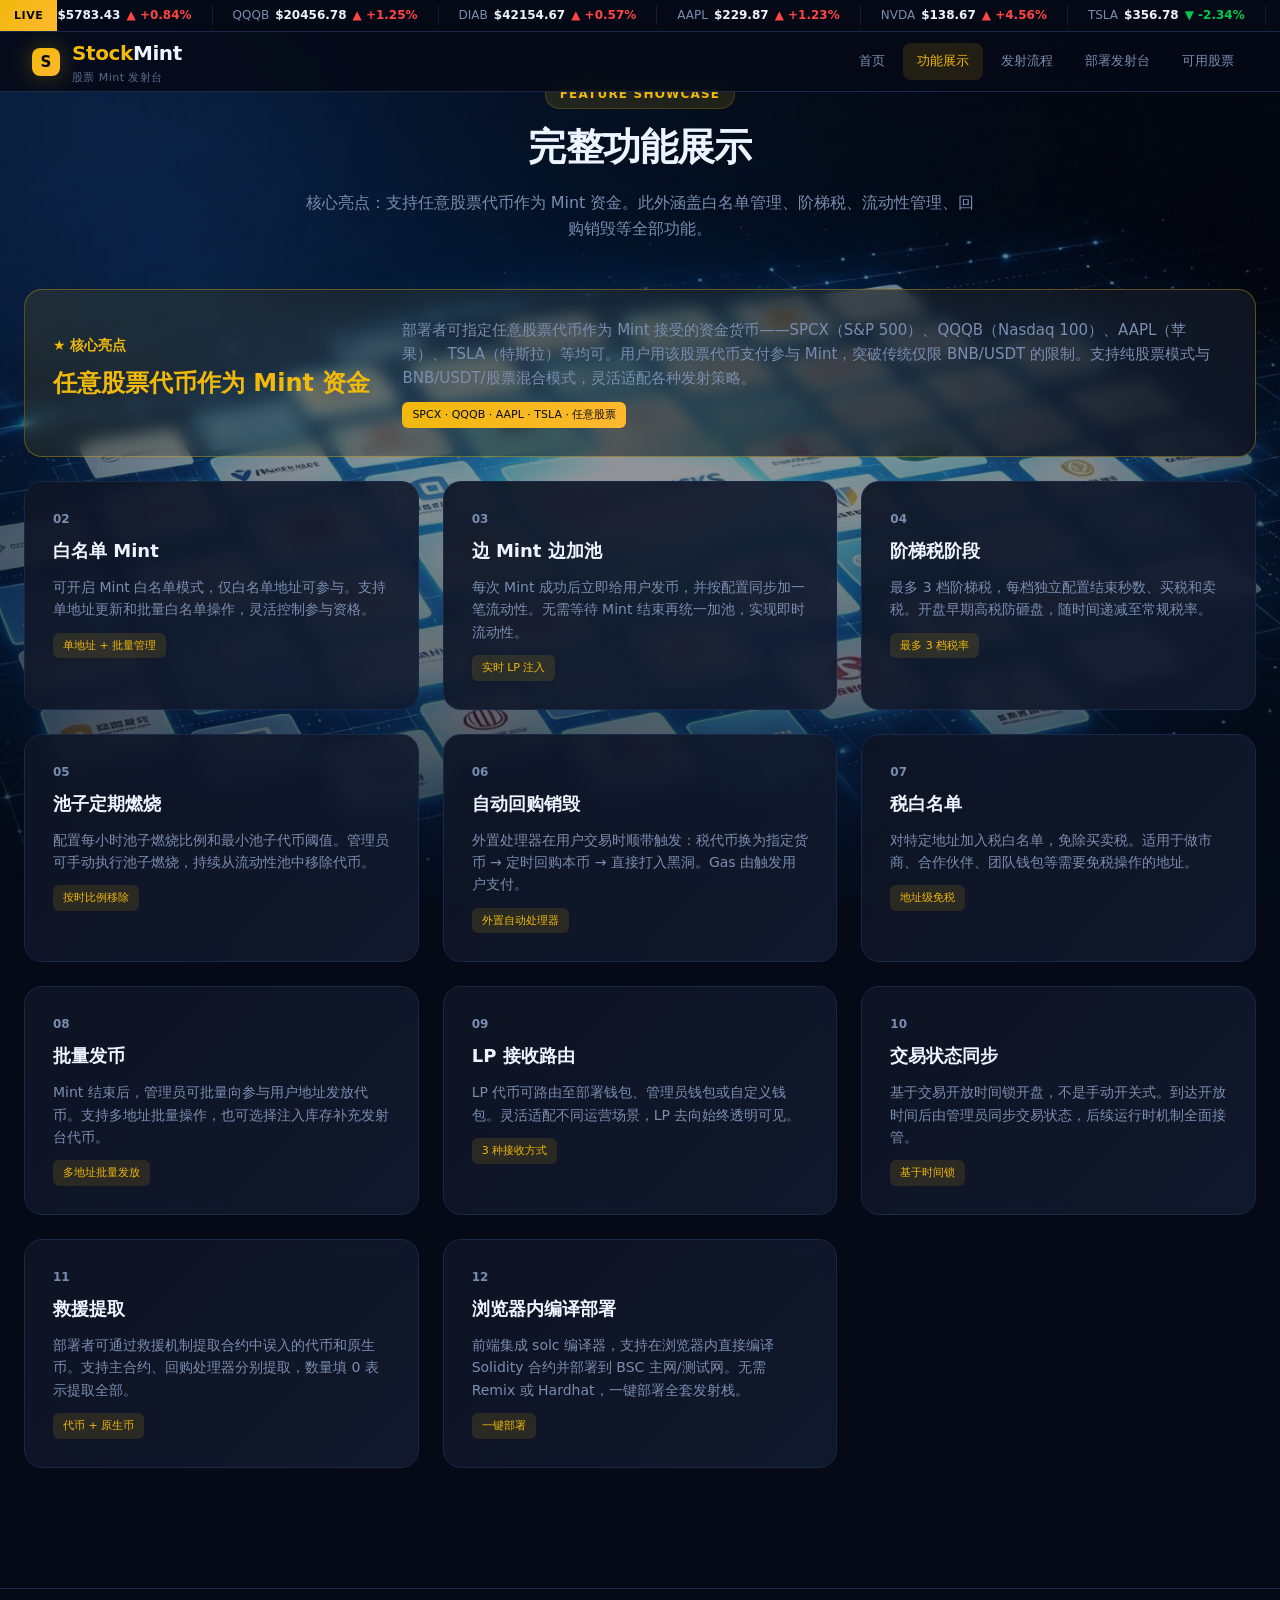
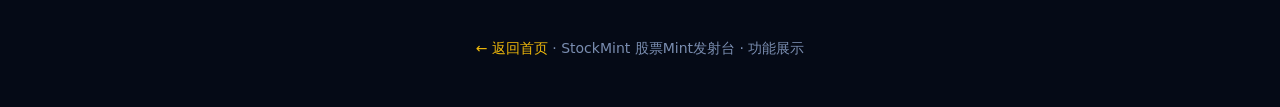
<file: features.html>
<!doctype html>
<html lang="zh-CN">
<head>
  <meta charset="utf-8" />
  <meta name="viewport" content="width=device-width, initial-scale=1" />
  <title>功能展示 · StockMint</title>
  <link rel="stylesheet" href="styles.css" />
</head>
<body>

<!-- Stock Ticker Tape -->
<div class="ticker-wrap">
  <div class="ticker-label">LIVE</div>
  <div class="ticker-track" id="tickerTrack"></div>
</div>

<nav class="topnav">
  <div class="nav-brand">
    <div class="nav-mark">S</div>
    <div><div class="nav-title"><span class="gold">Stock</span>Mint</div><div class="nav-sub">股票 Mint 发射台</div></div>
  </div>
  <button class="nav-toggle" onclick="document.querySelector('.nav-links').classList.toggle('open')">☰</button>
  <div class="nav-links">
    <a href="index.html">首页</a>
    <a href="features.html" class="active">功能展示</a>
    <a href="lifecycle.html">发射流程</a>
    <a href="deploy.html">部署发射台</a>
    <a href="stocks.html">可用股票</a>
  </div>
</nav>

<section class="section page-wrap">
  <div class="container">
    <div class="section-head">
      <div class="eyebrow">Feature Showcase</div>
      <h2 class="section-title">完整功能展示</h2>
      <p class="section-desc">核心亮点：支持任意股票代币作为 Mint 资金。此外涵盖白名单管理、阶梯税、流动性管理、回购销毁等全部功能。</p>
    </div>
    <div class="features-grid">

      <!-- Highlight feature -->
      <div class="feature-card highlight">
        <div style="flex-shrink:0;">
          <div class="feature-num">★ 核心亮点</div>
          <h3>任意股票代币作为 Mint 资金</h3>
        </div>
        <div style="flex:1;">
          <p>部署者可指定任意股票代币作为 Mint 接受的资金货币——SPCX（S&P 500）、QQQB（Nasdaq 100）、AAPL（苹果）、TSLA（特斯拉）等均可。用户用该股票代币支付参与 Mint，突破传统仅限 BNB/USDT 的限制。支持纯股票模式与 BNB/USDT/股票混合模式，灵活适配各种发射策略。</p>
          <span class="feature-tag">SPCX · QQQB · AAPL · TSLA · 任意股票</span>
        </div>
      </div>

      <div class="feature-card">
        <div class="feature-num">02</div>
        <h3>白名单 Mint</h3>
        <p>可开启 Mint 白名单模式，仅白名单地址可参与。支持单地址更新和批量白名单操作，灵活控制参与资格。</p>
        <span class="feature-tag">单地址 + 批量管理</span>
      </div>
      <div class="feature-card">
        <div class="feature-num">03</div>
        <h3>边 Mint 边加池</h3>
        <p>每次 Mint 成功后立即给用户发币，并按配置同步加一笔流动性。无需等待 Mint 结束再统一加池，实现即时流动性。</p>
        <span class="feature-tag">实时 LP 注入</span>
      </div>
      <div class="feature-card">
        <div class="feature-num">04</div>
        <h3>阶梯税阶段</h3>
        <p>最多 3 档阶梯税，每档独立配置结束秒数、买税和卖税。开盘早期高税防砸盘，随时间递减至常规税率。</p>
        <span class="feature-tag">最多 3 档税率</span>
      </div>
      <div class="feature-card">
        <div class="feature-num">05</div>
        <h3>池子定期燃烧</h3>
        <p>配置每小时池子燃烧比例和最小池子代币阈值。管理员可手动执行池子燃烧，持续从流动性池中移除代币。</p>
        <span class="feature-tag">按时比例移除</span>
      </div>
      <div class="feature-card">
        <div class="feature-num">06</div>
        <h3>自动回购销毁</h3>
        <p>外置处理器在用户交易时顺带触发：税代币换为指定货币 → 定时回购本币 → 直接打入黑洞。Gas 由触发用户支付。</p>
        <span class="feature-tag">外置自动处理器</span>
      </div>
      <div class="feature-card">
        <div class="feature-num">07</div>
        <h3>税白名单</h3>
        <p>对特定地址加入税白名单，免除买卖税。适用于做市商、合作伙伴、团队钱包等需要免税操作的地址。</p>
        <span class="feature-tag">地址级免税</span>
      </div>
      <div class="feature-card">
        <div class="feature-num">08</div>
        <h3>批量发币</h3>
        <p>Mint 结束后，管理员可批量向参与用户地址发放代币。支持多地址批量操作，也可选择注入库存补充发射台代币。</p>
        <span class="feature-tag">多地址批量发放</span>
      </div>
      <div class="feature-card">
        <div class="feature-num">09</div>
        <h3>LP 接收路由</h3>
        <p>LP 代币可路由至部署钱包、管理员钱包或自定义钱包。灵活适配不同运营场景，LP 去向始终透明可见。</p>
        <span class="feature-tag">3 种接收方式</span>
      </div>
      <div class="feature-card">
        <div class="feature-num">10</div>
        <h3>交易状态同步</h3>
        <p>基于交易开放时间锁开盘，不是手动开关式。到达开放时间后由管理员同步交易状态，后续运行时机制全面接管。</p>
        <span class="feature-tag">基于时间锁</span>
      </div>
      <div class="feature-card">
        <div class="feature-num">11</div>
        <h3>救援提取</h3>
        <p>部署者可通过救援机制提取合约中误入的代币和原生币。支持主合约、回购处理器分别提取，数量填 0 表示提取全部。</p>
        <span class="feature-tag">代币 + 原生币</span>
      </div>
      <div class="feature-card">
        <div class="feature-num">12</div>
        <h3>浏览器内编译部署</h3>
        <p>前端集成 solc 编译器，支持在浏览器内直接编译 Solidity 合约并部署到 BSC 主网/测试网。无需 Remix 或 Hardhat，一键部署全套发射栈。</p>
        <span class="feature-tag">一键部署</span>
      </div>
    </div>
  </div>
</section>

<footer class="footer">
  <div class="container">
    <p><a href="index.html">← 返回首页</a> · StockMint 股票Mint发射台 · 功能展示</p>
  </div>
</footer>

<script>
const tickerStocks = [
  { sym: "SPCX", price: "5783.43", change: "+0.84%", up: true },
  { sym: "QQQB", price: "20456.78", change: "+1.25%", up: true },
  { sym: "DIAB", price: "42154.67", change: "+0.57%", up: true },
  { sym: "AAPL", price: "229.87", change: "+1.23%", up: true },
  { sym: "NVDA", price: "138.67", change: "+4.56%", up: true },
  { sym: "TSLA", price: "356.78", change: "-2.34%", up: false },
  { sym: "MSFT", price: "423.45", change: "+0.89%", up: true },
  { sym: "GOOGL", price: "178.34", change: "+1.56%", up: true },
  { sym: "AMZN", price: "186.45", change: "+2.34%", up: true },
  { sym: "META", price: "567.89", change: "+3.12%", up: true },
  { sym: "GLDB", price: "245.67", change: "+2.34%", up: true },
  { sym: "IBIT", price: "52.34", change: "+3.67%", up: true },
  { sym: "VIXB", price: "15.43", change: "-3.44%", up: false },
  { sym: "JPM", price: "234.56", change: "+1.12%", up: true },
  { sym: "LLY", price: "789.45", change: "+3.45%", up: true },
  { sym: "AMD", price: "134.56", change: "+3.45%", up: true },
  { sym: "PLTR", price: "67.89", change: "+5.67%", up: true },
  { sym: "COIN", price: "289.45", change: "+4.56%", up: true },
];
function renderTicker() {
  const track = document.getElementById("tickerTrack");
  const items = [...tickerStocks, ...tickerStocks].map(s => {
    const cls = s.up ? "up" : "down";
    const arrow = s.up ? "\u25B2" : "\u25BC";
    return `<div class="ticker-item"><span class="ts">${s.sym}</span><span class="tp">$${s.price}</span><span class="tc ${cls}">${arrow} ${s.change}</span></div>`;
  }).join("");
  track.innerHTML = items;
}
renderTicker();
</script>

</body>
</html>
</file>
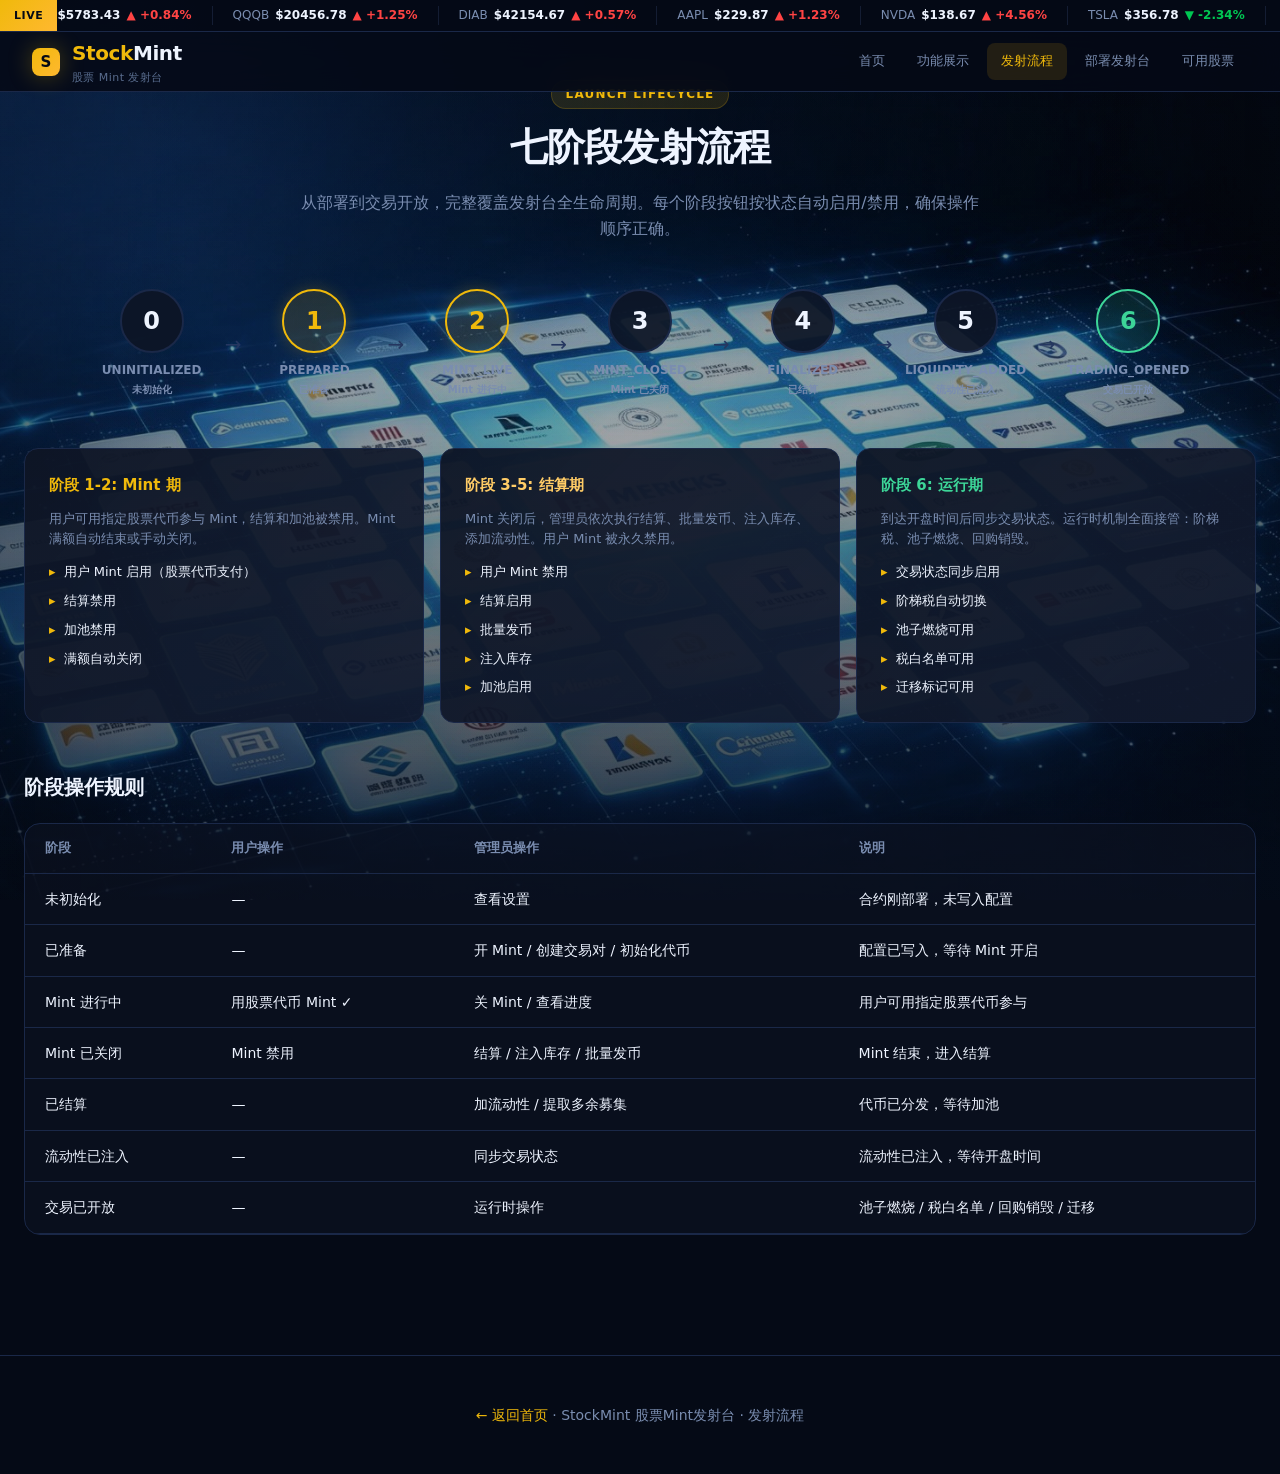
<file: lifecycle.html>
<!doctype html>
<html lang="zh-CN">
<head>
  <meta charset="utf-8" />
  <meta name="viewport" content="width=device-width, initial-scale=1" />
  <title>发射流程 · StockMint</title>
  <link rel="stylesheet" href="styles.css" />
</head>
<body>

<!-- Stock Ticker Tape -->
<div class="ticker-wrap">
  <div class="ticker-label">LIVE</div>
  <div class="ticker-track" id="tickerTrack"></div>
</div>

<nav class="topnav">
  <div class="nav-brand">
    <div class="nav-mark">S</div>
    <div><div class="nav-title"><span class="gold">Stock</span>Mint</div><div class="nav-sub">股票 Mint 发射台</div></div>
  </div>
  <button class="nav-toggle" onclick="document.querySelector('.nav-links').classList.toggle('open')">☰</button>
  <div class="nav-links">
    <a href="index.html">首页</a>
    <a href="features.html">功能展示</a>
    <a href="lifecycle.html" class="active">发射流程</a>
    <a href="deploy.html">部署发射台</a>
    <a href="stocks.html">可用股票</a>
  </div>
</nav>

<section class="section page-wrap">
  <div class="container">
    <div class="section-head">
      <div class="eyebrow">Launch Lifecycle</div>
      <h2 class="section-title">七阶段发射流程</h2>
      <p class="section-desc">从部署到交易开放，完整覆盖发射台全生命周期。每个阶段按钮按状态自动启用/禁用，确保操作顺序正确。</p>
    </div>

    <div class="lifecycle">
      <div class="phase">
        <div class="phase-circle">0</div>
        <div class="phase-label">UNINITIALIZED<br/><span style="color:var(--muted);font-size:10px">未初始化</span></div>
      </div>
      <div class="phase-arrow">→</div>
      <div class="phase">
        <div class="phase-circle active">1</div>
        <div class="phase-label">PREPARED<br/><span style="color:var(--muted);font-size:10px">已准备</span></div>
      </div>
      <div class="phase-arrow">→</div>
      <div class="phase">
        <div class="phase-circle active">2</div>
        <div class="phase-label">MINT_LIVE<br/><span style="color:var(--muted);font-size:10px">Mint 进行中</span></div>
      </div>
      <div class="phase-arrow">→</div>
      <div class="phase">
        <div class="phase-circle">3</div>
        <div class="phase-label">MINT_CLOSED<br/><span style="color:var(--muted);font-size:10px">Mint 已关闭</span></div>
      </div>
      <div class="phase-arrow">→</div>
      <div class="phase">
        <div class="phase-circle">4</div>
        <div class="phase-label">FINALIZED<br/><span style="color:var(--muted);font-size:10px">已结算</span></div>
      </div>
      <div class="phase-arrow">→</div>
      <div class="phase">
        <div class="phase-circle">5</div>
        <div class="phase-label">LIQUIDITY_ADDED<br/><span style="color:var(--muted);font-size:10px">流动性已注入</span></div>
      </div>
      <div class="phase-arrow">→</div>
      <div class="phase">
        <div class="phase-circle done">6</div>
        <div class="phase-label">TRADING_OPENED<br/><span style="color:var(--muted);font-size:10px">交易已开放</span></div>
      </div>
    </div>

    <div style="margin-top:48px; display:grid; grid-template-columns:repeat(3,1fr); gap:16px;">
      <div style="padding:24px; border-radius:14px; background:linear-gradient(135deg,rgba(14,21,37,0.95),rgba(18,26,46,0.9)); border:1px solid var(--border);">
        <h4 style="font-size:15px; color:var(--accent); margin-bottom:12px;">阶段 1-2: Mint 期</h4>
        <p style="color:var(--muted); font-size:13px;">用户可用指定股票代币参与 Mint，结算和加池被禁用。Mint 满额自动结束或手动关闭。</p>
        <ul class="arch-features" style="margin-top:12px;">
          <li>用户 Mint 启用（股票代币支付）</li>
          <li>结算禁用</li>
          <li>加池禁用</li>
          <li>满额自动关闭</li>
        </ul>
      </div>
      <div style="padding:24px; border-radius:14px; background:linear-gradient(135deg,rgba(14,21,37,0.95),rgba(18,26,46,0.9)); border:1px solid var(--border);">
        <h4 style="font-size:15px; color:var(--warning); margin-bottom:12px;">阶段 3-5: 结算期</h4>
        <p style="color:var(--muted); font-size:13px;">Mint 关闭后，管理员依次执行结算、批量发币、注入库存、添加流动性。用户 Mint 被永久禁用。</p>
        <ul class="arch-features" style="margin-top:12px;">
          <li>用户 Mint 禁用</li>
          <li>结算启用</li>
          <li>批量发币</li>
          <li>注入库存</li>
          <li>加池启用</li>
        </ul>
      </div>
      <div style="padding:24px; border-radius:14px; background:linear-gradient(135deg,rgba(14,21,37,0.95),rgba(18,26,46,0.9)); border:1px solid var(--border);">
        <h4 style="font-size:15px; color:var(--success); margin-bottom:12px;">阶段 6: 运行期</h4>
        <p style="color:var(--muted); font-size:13px;">到达开盘时间后同步交易状态。运行时机制全面接管：阶梯税、池子燃烧、回购销毁。</p>
        <ul class="arch-features" style="margin-top:12px;">
          <li>交易状态同步启用</li>
          <li>阶梯税自动切换</li>
          <li>池子燃烧可用</li>
          <li>税白名单可用</li>
          <li>迁移标记可用</li>
        </ul>
      </div>
    </div>

    <div style="margin-top:48px;">
      <h3 style="font-size:20px; margin-bottom:20px;">阶段操作规则</h3>
      <div class="spec-wrap">
        <table class="spec-table">
          <thead><tr><th>阶段</th><th>用户操作</th><th>管理员操作</th><th>说明</th></tr></thead>
          <tbody>
            <tr><td>未初始化</td><td>—</td><td>查看设置</td><td>合约刚部署，未写入配置</td></tr>
            <tr><td>已准备</td><td>—</td><td>开 Mint / 创建交易对 / 初始化代币</td><td>配置已写入，等待 Mint 开启</td></tr>
            <tr><td>Mint 进行中</td><td>用股票代币 Mint ✓</td><td>关 Mint / 查看进度</td><td>用户可用指定股票代币参与</td></tr>
            <tr><td>Mint 已关闭</td><td>Mint 禁用</td><td>结算 / 注入库存 / 批量发币</td><td>Mint 结束，进入结算</td></tr>
            <tr><td>已结算</td><td>—</td><td>加流动性 / 提取多余募集</td><td>代币已分发，等待加池</td></tr>
            <tr><td>流动性已注入</td><td>—</td><td>同步交易状态</td><td>流动性已注入，等待开盘时间</td></tr>
            <tr><td>交易已开放</td><td>—</td><td>运行时操作</td><td>池子燃烧 / 税白名单 / 回购销毁 / 迁移</td></tr>
          </tbody>
        </table>
      </div>
    </div>
  </div>
</section>

<footer class="footer">
  <div class="container">
    <p><a href="index.html">← 返回首页</a> · StockMint 股票Mint发射台 · 发射流程</p>
  </div>
</footer>

<script>
const tickerStocks = [
  { sym: "SPCX", price: "5783.43", change: "+0.84%", up: true },
  { sym: "QQQB", price: "20456.78", change: "+1.25%", up: true },
  { sym: "DIAB", price: "42154.67", change: "+0.57%", up: true },
  { sym: "AAPL", price: "229.87", change: "+1.23%", up: true },
  { sym: "NVDA", price: "138.67", change: "+4.56%", up: true },
  { sym: "TSLA", price: "356.78", change: "-2.34%", up: false },
  { sym: "MSFT", price: "423.45", change: "+0.89%", up: true },
  { sym: "GOOGL", price: "178.34", change: "+1.56%", up: true },
  { sym: "AMZN", price: "186.45", change: "+2.34%", up: true },
  { sym: "META", price: "567.89", change: "+3.12%", up: true },
  { sym: "GLDB", price: "245.67", change: "+2.34%", up: true },
  { sym: "IBIT", price: "52.34", change: "+3.67%", up: true },
  { sym: "VIXB", price: "15.43", change: "-3.44%", up: false },
  { sym: "JPM", price: "234.56", change: "+1.12%", up: true },
  { sym: "LLY", price: "789.45", change: "+3.45%", up: true },
  { sym: "AMD", price: "134.56", change: "+3.45%", up: true },
  { sym: "PLTR", price: "67.89", change: "+5.67%", up: true },
  { sym: "COIN", price: "289.45", change: "+4.56%", up: true },
];
function renderTicker() {
  const track = document.getElementById("tickerTrack");
  const items = [...tickerStocks, ...tickerStocks].map(s => {
    const cls = s.up ? "up" : "down";
    const arrow = s.up ? "\u25B2" : "\u25BC";
    return `<div class="ticker-item"><span class="ts">${s.sym}</span><span class="tp">$${s.price}</span><span class="tc ${cls}">${arrow} ${s.change}</span></div>`;
  }).join("");
  track.innerHTML = items;
}
renderTicker();
</script>

</body>
</html>
</file>
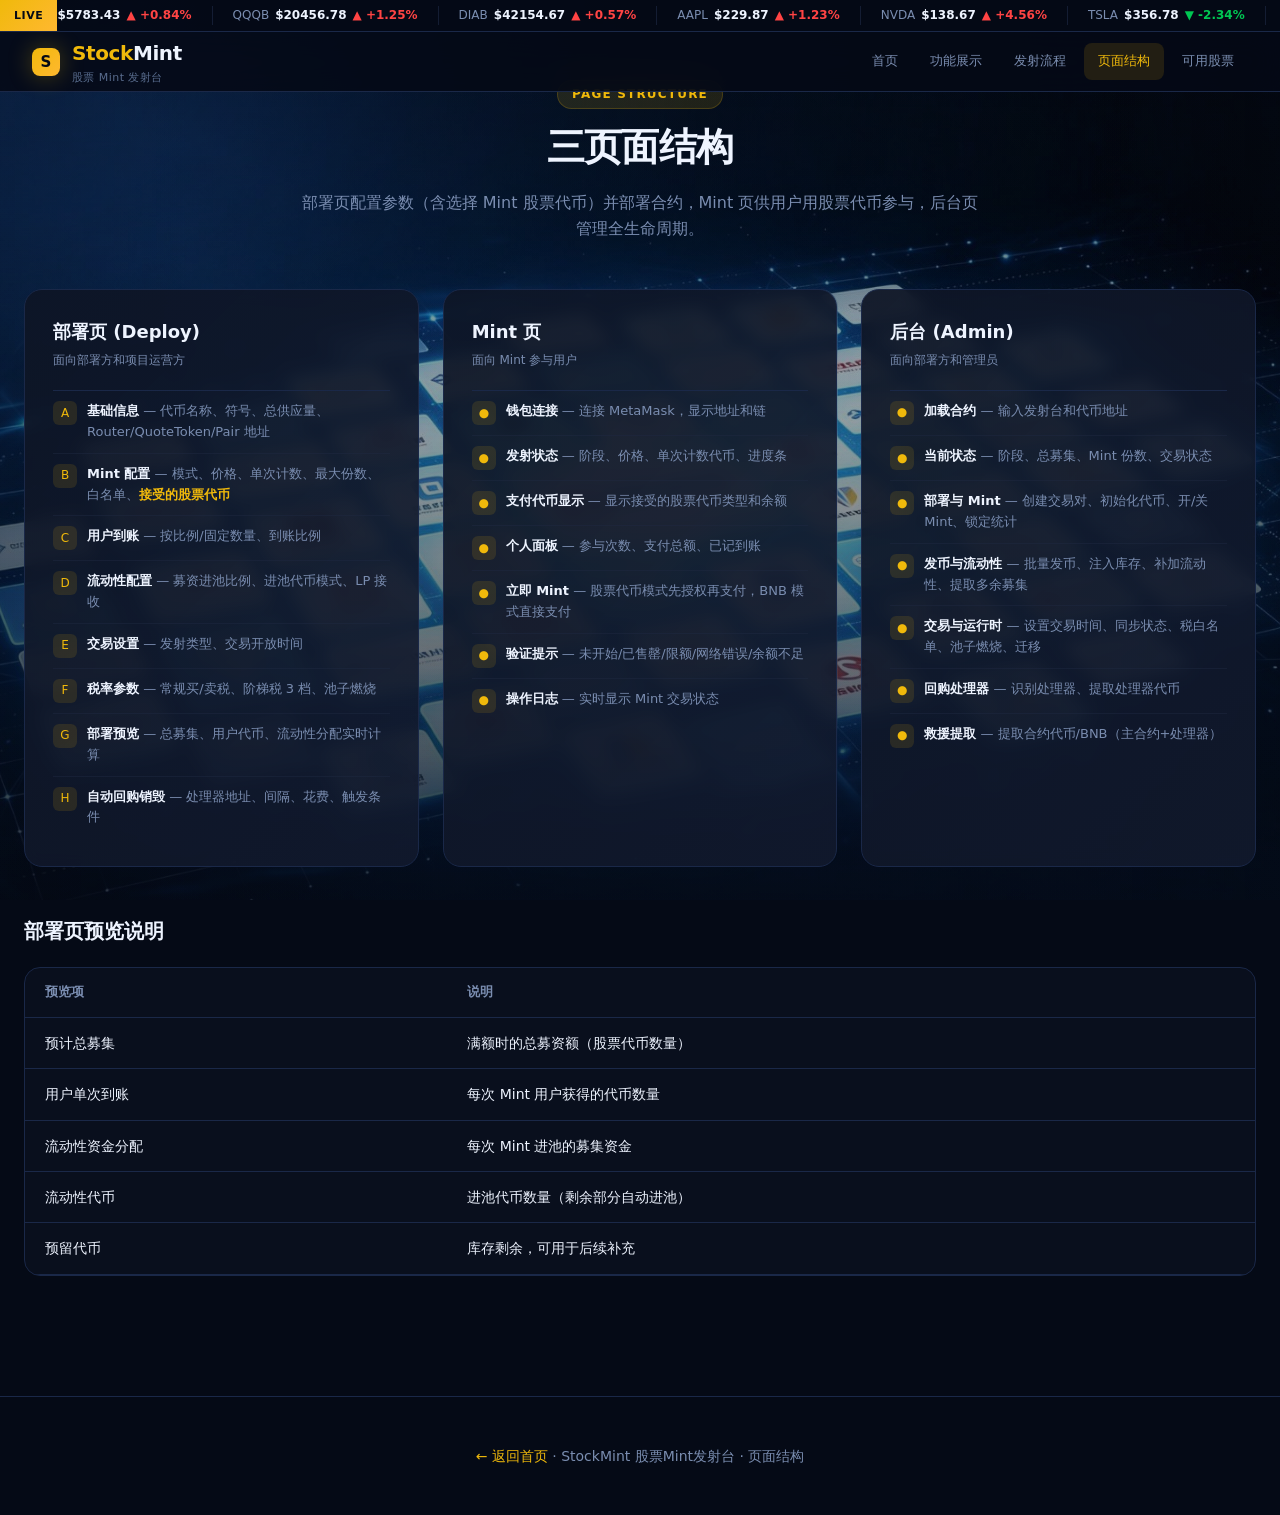
<file: pages.html>
<!doctype html>
<html lang="zh-CN">
<head>
  <meta charset="utf-8" />
  <meta name="viewport" content="width=device-width, initial-scale=1" />
  <title>页面结构 · StockMint</title>
  <link rel="stylesheet" href="styles.css" />
</head>
<body>

<!-- Stock Ticker Tape -->
<div class="ticker-wrap">
  <div class="ticker-label">LIVE</div>
  <div class="ticker-track" id="tickerTrack"></div>
</div>

<nav class="topnav">
  <div class="nav-brand">
    <div class="nav-mark">S</div>
    <div><div class="nav-title"><span class="gold">Stock</span>Mint</div><div class="nav-sub">股票 Mint 发射台</div></div>
  </div>
  <button class="nav-toggle" onclick="document.querySelector('.nav-links').classList.toggle('open')">☰</button>
  <div class="nav-links">
    <a href="index.html">首页</a>
    <a href="features.html">功能展示</a>
    <a href="lifecycle.html">发射流程</a>
    <a href="pages.html" class="active">页面结构</a>
    <a href="stocks.html">可用股票</a>
  </div>
</nav>

<section class="section page-wrap">
  <div class="container">
    <div class="section-head">
      <div class="eyebrow">Page Structure</div>
      <h2 class="section-title">三页面结构</h2>
      <p class="section-desc">部署页配置参数（含选择 Mint 股票代币）并部署合约，Mint 页供用户用股票代币参与，后台页管理全生命周期。</p>
    </div>
    <div class="pages-grid">
      <div class="page-preview">
        <div class="page-preview-header" style="padding:0 0 20px;">
          <h3>部署页 (Deploy)</h3>
          <p>面向部署方和项目运营方</p>
        </div>
        <div style="padding-top:0;">
          <div class="page-section-item"><div class="icon">A</div><div class="text"><strong>基础信息</strong> — 代币名称、符号、总供应量、Router/QuoteToken/Pair 地址</div></div>
          <div class="page-section-item"><div class="icon">B</div><div class="text"><strong>Mint 配置</strong> — 模式、价格、单次计数、最大份数、白名单、<strong style="color:var(--accent);">接受的股票代币</strong></div></div>
          <div class="page-section-item"><div class="icon">C</div><div class="text"><strong>用户到账</strong> — 按比例/固定数量、到账比例</div></div>
          <div class="page-section-item"><div class="icon">D</div><div class="text"><strong>流动性配置</strong> — 募资进池比例、进池代币模式、LP 接收</div></div>
          <div class="page-section-item"><div class="icon">E</div><div class="text"><strong>交易设置</strong> — 发射类型、交易开放时间</div></div>
          <div class="page-section-item"><div class="icon">F</div><div class="text"><strong>税率参数</strong> — 常规买/卖税、阶梯税 3 档、池子燃烧</div></div>
          <div class="page-section-item"><div class="icon">G</div><div class="text"><strong>部署预览</strong> — 总募集、用户代币、流动性分配实时计算</div></div>
          <div class="page-section-item"><div class="icon">H</div><div class="text"><strong>自动回购销毁</strong> — 处理器地址、间隔、花费、触发条件</div></div>
        </div>
      </div>

      <div class="page-preview">
        <div class="page-preview-header" style="padding:0 0 20px;">
          <h3>Mint 页</h3>
          <p>面向 Mint 参与用户</p>
        </div>
        <div style="padding-top:0;">
          <div class="page-section-item"><div class="icon">●</div><div class="text"><strong>钱包连接</strong> — 连接 MetaMask，显示地址和链</div></div>
          <div class="page-section-item"><div class="icon">●</div><div class="text"><strong>发射状态</strong> — 阶段、价格、单次计数代币、进度条</div></div>
          <div class="page-section-item"><div class="icon">●</div><div class="text"><strong>支付代币显示</strong> — 显示接受的股票代币类型和余额</div></div>
          <div class="page-section-item"><div class="icon">●</div><div class="text"><strong>个人面板</strong> — 参与次数、支付总额、已记到账</div></div>
          <div class="page-section-item"><div class="icon">●</div><div class="text"><strong>立即 Mint</strong> — 股票代币模式先授权再支付，BNB 模式直接支付</div></div>
          <div class="page-section-item"><div class="icon">●</div><div class="text"><strong>验证提示</strong> — 未开始/已售罄/限额/网络错误/余额不足</div></div>
          <div class="page-section-item"><div class="icon">●</div><div class="text"><strong>操作日志</strong> — 实时显示 Mint 交易状态</div></div>
        </div>
      </div>

      <div class="page-preview">
        <div class="page-preview-header" style="padding:0 0 20px;">
          <h3>后台 (Admin)</h3>
          <p>面向部署方和管理员</p>
        </div>
        <div style="padding-top:0;">
          <div class="page-section-item"><div class="icon">●</div><div class="text"><strong>加载合约</strong> — 输入发射台和代币地址</div></div>
          <div class="page-section-item"><div class="icon">●</div><div class="text"><strong>当前状态</strong> — 阶段、总募集、Mint 份数、交易状态</div></div>
          <div class="page-section-item"><div class="icon">●</div><div class="text"><strong>部署与 Mint</strong> — 创建交易对、初始化代币、开/关 Mint、锁定统计</div></div>
          <div class="page-section-item"><div class="icon">●</div><div class="text"><strong>发币与流动性</strong> — 批量发币、注入库存、补加流动性、提取多余募集</div></div>
          <div class="page-section-item"><div class="icon">●</div><div class="text"><strong>交易与运行时</strong> — 设置交易时间、同步状态、税白名单、池子燃烧、迁移</div></div>
          <div class="page-section-item"><div class="icon">●</div><div class="text"><strong>回购处理器</strong> — 识别处理器、提取处理器代币</div></div>
          <div class="page-section-item"><div class="icon">●</div><div class="text"><strong>救援提取</strong> — 提取合约代币/BNB（主合约+处理器）</div></div>
        </div>
      </div>
    </div>

    <div style="margin-top:48px;">
      <h3 style="font-size:20px; margin-bottom:20px;">部署页预览说明</h3>
      <div class="spec-wrap">
        <table class="spec-table">
          <thead><tr><th>预览项</th><th>说明</th></tr></thead>
          <tbody>
            <tr><td>预计总募集</td><td>满额时的总募资额（股票代币数量）</td></tr>
            <tr><td>用户单次到账</td><td>每次 Mint 用户获得的代币数量</td></tr>
            <tr><td>流动性资金分配</td><td>每次 Mint 进池的募集资金</td></tr>
            <tr><td>流动性代币</td><td>进池代币数量（剩余部分自动进池）</td></tr>
            <tr><td>预留代币</td><td>库存剩余，可用于后续补充</td></tr>
          </tbody>
        </table>
      </div>
    </div>
  </div>
</section>

<footer class="footer">
  <div class="container">
    <p><a href="index.html">← 返回首页</a> · StockMint 股票Mint发射台 · 页面结构</p>
  </div>
</footer>

<script>
const tickerStocks = [
  { sym: "SPCX", price: "5783.43", change: "+0.84%", up: true },
  { sym: "QQQB", price: "20456.78", change: "+1.25%", up: true },
  { sym: "DIAB", price: "42154.67", change: "+0.57%", up: true },
  { sym: "AAPL", price: "229.87", change: "+1.23%", up: true },
  { sym: "NVDA", price: "138.67", change: "+4.56%", up: true },
  { sym: "TSLA", price: "356.78", change: "-2.34%", up: false },
  { sym: "MSFT", price: "423.45", change: "+0.89%", up: true },
  { sym: "GOOGL", price: "178.34", change: "+1.56%", up: true },
  { sym: "AMZN", price: "186.45", change: "+2.34%", up: true },
  { sym: "META", price: "567.89", change: "+3.12%", up: true },
  { sym: "GLDB", price: "245.67", change: "+2.34%", up: true },
  { sym: "IBIT", price: "52.34", change: "+3.67%", up: true },
  { sym: "VIXB", price: "15.43", change: "-3.44%", up: false },
  { sym: "JPM", price: "234.56", change: "+1.12%", up: true },
  { sym: "LLY", price: "789.45", change: "+3.45%", up: true },
  { sym: "AMD", price: "134.56", change: "+3.45%", up: true },
  { sym: "PLTR", price: "67.89", change: "+5.67%", up: true },
  { sym: "COIN", price: "289.45", change: "+4.56%", up: true },
];
function renderTicker() {
  const track = document.getElementById("tickerTrack");
  const items = [...tickerStocks, ...tickerStocks].map(s => {
    const cls = s.up ? "up" : "down";
    const arrow = s.up ? "\u25B2" : "\u25BC";
    return `<div class="ticker-item"><span class="ts">${s.sym}</span><span class="tp">$${s.price}</span><span class="tc ${cls}">${arrow} ${s.change}</span></div>`;
  }).join("");
  track.innerHTML = items;
}
renderTicker();
</script>

</body>
</html>
</file>
<file: styles.css>
/* ============ StockMint Shared Styles ============ */
:root {
  --bg: #050a16;
  --bg2: #091225;
  --panel: #0c1425;
  --panel2: #0f182b;
  --border: #1a2848;
  --border2: #253760;
  --text: #eef4ff;
  --muted: #7a8db0;
  --muted2: #5a6d8e;
  --accent: #f0b90b;
  --accent2: #ffd633;
  --accent-strong: #ffb830;
  --accent-grad: linear-gradient(135deg, #f0b90b, #ffb830);
  --accent-soft: rgba(240,185,11,0.12);
  --accent-glow: 0 0 24px rgba(240,185,11,0.3);
  --up: #ff4444;
  --up-soft: rgba(255,68,68,0.12);
  --down: #00c853;
  --down-soft: rgba(0,200,83,0.12);
  --success: #3dd598;
  --warning: #ffcc66;
  --danger: #ff6b81;
  --gold: #ffd700;
  --cyan: #00d4ff;
  --cyan-soft: rgba(0,212,255,0.1);
  --purple: #a855f7;
  --blue: #4d8aff;
}
* { box-sizing: border-box; margin: 0; padding: 0; }
html { scroll-behavior: smooth; scroll-padding-top: 120px; }
body {
  font-family: "SF Pro Display", "Segoe UI", system-ui, -apple-system, sans-serif;
  background:
    radial-gradient(ellipse 70% 50% at 50% 0%, rgba(5,10,22,0.55), transparent 60%),
    radial-gradient(ellipse 80% 60% at 50% 70%, rgba(5,10,22,0.35), transparent 55%),
    url("img/stock-bg.jpg") no-repeat center center / cover fixed,
    #050a16;
  color: var(--text);
  line-height: 1.6;
  overflow-x: hidden;
  min-height: 100vh;
}
a { color: var(--accent); text-decoration: none; }

/* Smooth blending overlay for content readability */
body::before {
  content: "";
  position: fixed; top: 0; left: 0; right: 0; bottom: 0;
  background:
    linear-gradient(180deg, rgba(5,10,22,0.62) 0%, rgba(5,10,22,0.28) 35%, rgba(5,10,22,0.58) 85%, rgba(5,10,22,0.72) 100%);
  pointer-events: none;
  z-index: 0;
}
body::after {
  content: "";
  position: fixed; top: 0; left: 0; right: 0; bottom: 0;
  background:
    radial-gradient(ellipse at 50% 40%, transparent 0%, rgba(5,10,22,0.22) 70%),
    linear-gradient(90deg, rgba(5,10,22,0.18) 0%, transparent 15%, transparent 85%, rgba(5,10,22,0.18) 100%);
  pointer-events: none;
  z-index: 0;
}

/* Stock ticker tape */
.ticker-wrap {
  position: fixed; top: 0; left: 0; right: 0; z-index: 101;
  height: 32px; background: rgba(5,10,22,0.97);
  border-bottom: 1px solid var(--border);
  overflow: hidden; display: flex; align-items: center;
}
.ticker-track {
  display: flex; gap: 0; white-space: nowrap;
  animation: tickerScroll 40s linear infinite;
}
.ticker-track:hover { animation-play-state: paused; }
@keyframes tickerScroll {
  0% { transform: translateX(0); }
  100% { transform: translateX(-50%); }
}
.ticker-item {
  display: inline-flex; align-items: center; gap: 6px;
  padding: 0 20px; font-size: 12px; font-weight: 600;
  border-right: 1px solid rgba(36,49,82,0.5);
}
.ticker-item .ts { color: var(--muted); font-weight: 500; }
.ticker-item .tp { color: var(--text); }
.ticker-item .tc.up { color: var(--up); }
.ticker-item .tc.down { color: var(--down); }
.ticker-label {
  position: absolute; left: 0; top: 0; bottom: 0;
  display: flex; align-items: center; padding: 0 14px;
  background: var(--accent-grad); color: #050a16;
  font-size: 11px; font-weight: 800; letter-spacing: .05em;
  z-index: 2;
}

/* Top Nav */
.topnav {
  position: fixed; top: 32px; left: 0; right: 0; z-index: 100;
  display: flex; align-items: center; justify-content: space-between;
  padding: 0 32px; height: 60px;
  background: rgba(5,10,22,0.88);
  backdrop-filter: blur(16px);
  border-bottom: 1px solid var(--border);
}
.nav-brand { display: flex; align-items: center; gap: 12px; }
.nav-mark {
  width: 28px; height: 28px;
  background: var(--accent-grad);
  border-radius: 8px;
  display: flex; align-items: center; justify-content: center;
  font-size: 15px; font-weight: 900; color: #050a16;
  box-shadow: var(--accent-glow);
}
.nav-title { font-size: 20px; font-weight: 800; letter-spacing: -.02em; }
.nav-title .gold { color: var(--accent); }
.nav-sub { color: var(--muted2); font-size: 11px; letter-spacing: .04em; }
.nav-links { display: flex; gap: 4px; flex-wrap: wrap; }
.nav-links a {
  padding: 8px 14px; border-radius: 8px; font-size: 13px; font-weight: 500;
  color: var(--muted); transition: all .2s; white-space: nowrap;
}
.nav-links a:hover, .nav-links a.active {
  color: var(--accent); background: var(--accent-soft);
}
.nav-toggle {
  display: none; background: none; border: none; color: var(--text);
  font-size: 24px; cursor: pointer; padding: 4px 8px;
}

/* Layout */
.container { max-width: 1280px; margin: 0 auto; padding: 0 24px; position: relative; z-index: 1; }
.section { padding: 80px 0; }
.page-wrap { padding-top: 80px; }
.section-head { text-align: center; margin-bottom: 48px; }
.eyebrow {
  display: inline-block; color: var(--accent); font-size: 12px; font-weight: 700;
  letter-spacing: .1em; text-transform: uppercase; margin-bottom: 8px;
  padding: 4px 14px; border-radius: 999px;
  background: var(--accent-soft); border: 1px solid rgba(240,185,11,0.2);
}
.section-title { font-size: 38px; font-weight: 900; letter-spacing: -.02em; }
.section-desc { color: var(--muted); font-size: 16px; max-width: 680px; margin: 12px auto 0; }

/* Hero */
.hero {
  padding-top: 120px; padding-bottom: 60px; text-align: center;
  position: relative; overflow: hidden;
}
.hero::before {
  content: ""; position: absolute; top: -50%; left: 50%; transform: translateX(-50%);
  width: 800px; height: 800px;
  background: radial-gradient(circle, rgba(240,185,11,0.1), transparent 60%);
  pointer-events: none;
}
.hero-badge {
  display: inline-flex; align-items: center; gap: 8px;
  padding: 7px 18px; border-radius: 999px;
  background: var(--accent-soft); border: 1px solid rgba(240,185,11,0.3);
  font-size: 13px; color: var(--accent); margin-bottom: 24px; position: relative;
}
.hero-badge .dot { width: 8px; height: 8px; border-radius: 50%; background: var(--success); animation: pulse 2s infinite; }
@keyframes pulse { 0%,100% { opacity: 1; } 50% { opacity: .4; } }
.hero h1 { font-size: 60px; font-weight: 900; line-height: 1.08; margin-bottom: 20px; letter-spacing: -.03em; }
.hero h1 .grad { background: linear-gradient(135deg, #f0b90b 0%, #ffd633 50%, #ffd700 100%); -webkit-background-clip: text; -webkit-text-fill-color: transparent; background-clip: text; }
.hero p { color: var(--muted); font-size: 18px; max-width: 720px; margin: 0 auto 36px; position: relative; }
.hero-cta { display: flex; gap: 16px; justify-content: center; flex-wrap: wrap; }
.btn {
  display: inline-flex; align-items: center; gap: 8px;
  padding: 14px 28px; border-radius: 12px; font-size: 15px; font-weight: 600;
  border: none; cursor: pointer; transition: all .25s; text-decoration: none;
}
.btn-primary { background: var(--accent-grad); color: #050a16; box-shadow: 0 4px 20px rgba(240,185,11,0.3); }
.btn-primary:hover { transform: translateY(-2px); box-shadow: 0 8px 32px rgba(240,185,11,0.45); }
.btn-ghost { background: rgba(14,21,37,0.9); border: 1px solid var(--border2); color: var(--text); }
.btn-ghost:hover { border-color: var(--accent); background: rgba(14,21,37,0.95); }

/* Hero highlight banner */
.hero-highlight {
  display: flex; align-items: center; gap: 20px; justify-content: center;
  max-width: 900px; margin: 40px auto 0; padding: 24px 32px;
  border-radius: 18px;
  background: linear-gradient(135deg, rgba(240,185,11,0.08), rgba(14,21,37,0.95));
  border: 1px solid rgba(240,185,11,0.25);
  position: relative; overflow: hidden;
}
.hero-highlight::before {
  content: ""; position: absolute; top: 0; left: -100%; width: 200%; height: 100%;
  background: linear-gradient(90deg, transparent, rgba(240,185,11,0.05), transparent);
  animation: shimmer 3s infinite;
}
@keyframes shimmer { 0% { left: -100%; } 100% { left: 100%; } }
.hero-highlight .hl-icon {
  width: 56px; height: 56px; border-radius: 14px; flex-shrink: 0;
  background: var(--accent-grad); display: flex; align-items: center; justify-content: center;
  font-size: 28px; color: #050a16; box-shadow: var(--accent-glow);
}
.hero-highlight .hl-text { text-align: left; }
.hero-highlight .hl-title { font-size: 16px; font-weight: 700; color: var(--accent); margin-bottom: 4px; }
.hero-highlight .hl-desc { font-size: 13px; color: var(--muted); }

/* Market indices dashboard */
.market-dash {
  display: grid; grid-template-columns: repeat(4, 1fr); gap: 16px;
  margin-bottom: 48px;
}
.index-card {
  padding: 22px 24px; border-radius: 16px;
  background: linear-gradient(135deg, rgba(14,21,37,0.95), rgba(18,26,46,0.95));
  border: 1px solid var(--border);
  transition: all .3s; position: relative; overflow: hidden;
}
.index-card:hover { border-color: var(--accent); transform: translateY(-3px); }
.index-card .idx-name { font-size: 13px; font-weight: 600; color: var(--muted); }
.index-card .idx-val { font-size: 28px; font-weight: 900; margin: 6px 0; letter-spacing: -.02em; }
.index-card .idx-chg { font-size: 13px; font-weight: 600; display: flex; align-items: center; gap: 6px; }
.index-card .idx-chg.up { color: var(--up); }
.index-card .idx-chg.down { color: var(--down); }
.index-card .idx-spark { margin-top: 10px; opacity: .8; }
.index-card .idx-bar {
  position: absolute; bottom: 0; left: 0; height: 3px; border-radius: 0 0 16px 16px;
  background: var(--accent-grad);
}
.index-card.up .idx-bar { background: var(--up); }
.index-card.down .idx-bar { background: var(--down); }

/* Stats */
.stats-bar { display: grid; grid-template-columns: repeat(4, 1fr); gap: 20px; padding: 40px 0; }
.stat-card {
  text-align: center; padding: 28px 20px;
  background: linear-gradient(135deg, rgba(14,21,37,0.95), rgba(18,26,46,0.9));
  border: 1px solid var(--border); border-radius: 16px; transition: all .3s;
}
.stat-card:hover { border-color: var(--accent); transform: translateY(-3px); box-shadow: 0 8px 32px rgba(0,0,0,0.2); }
.stat-value { font-size: 36px; font-weight: 900; }
.stat-value .grad { background: linear-gradient(135deg, #f0b90b, #ffb830); -webkit-background-clip: text; -webkit-text-fill-color: transparent; }
.stat-label { color: var(--muted); font-size: 14px; margin-top: 8px; }

/* Cards */
.arch-grid, .features-grid, .pages-grid { display: grid; grid-template-columns: repeat(3, 1fr); gap: 24px; }
.arch-card, .feature-card, .page-preview {
  padding: 28px; border-radius: 18px;
  background: linear-gradient(135deg, rgba(14,21,37,0.92), rgba(18,26,46,0.88));
  border: 1px solid var(--border);
  transition: all .3s; backdrop-filter: blur(8px);
}
.arch-card:hover, .feature-card:hover, .page-preview:hover { border-color: var(--accent); transform: translateY(-4px); box-shadow: 0 12px 40px rgba(0,0,0,0.25); }
.arch-icon { width: 56px; height: 56px; border-radius: 14px; display: flex; align-items: center; justify-content: center; font-size: 24px; margin-bottom: 20px; }
.arch-card h3 { font-size: 20px; margin-bottom: 8px; }
.arch-card p, .feature-card p { color: var(--muted); font-size: 14px; }
.arch-features { margin-top: 16px; display: flex; flex-direction: column; gap: 8px; }
.arch-features li { list-style: none; font-size: 13px; color: var(--text); display: flex; align-items: flex-start; gap: 8px; }
.arch-features li::before { content: "\25B8"; color: var(--accent); flex-shrink: 0; }

/* Feature highlight card */
.feature-card.highlight {
  background: linear-gradient(135deg, rgba(240,185,11,0.1), rgba(14,21,37,0.95));
  border-color: rgba(240,185,11,0.35);
  grid-column: span 3;
  display: flex; align-items: center; gap: 32px;
  position: relative; overflow: hidden;
}
.feature-card.highlight::before {
  content: ""; position: absolute; top: 0; left: 0; right: 0; height: 3px; background: var(--accent-grad);
}
.feature-card.highlight .feature-num { color: var(--accent); font-size: 14px; }
.feature-card.highlight h3 { font-size: 24px; color: var(--accent); }
.feature-card.highlight p { font-size: 15px; }
.feature-card.highlight .feature-tag { background: var(--accent-grad); color: #050a16; }

.feature-card { position: relative; overflow: hidden; }
.feature-card::before { content: ""; position: absolute; top: 0; left: 0; right: 0; height: 3px; background: var(--accent-grad); transform: scaleX(0); transform-origin: left; transition: transform .3s; }
.feature-card:hover::before { transform: scaleX(1); }
.feature-num { font-size: 12px; color: var(--muted); font-weight: 700; }
.feature-card h3 { font-size: 18px; margin: 8px 0 10px; }
.feature-tag { display: inline-block; margin-top: 12px; padding: 4px 10px; border-radius: 6px; font-size: 11px; background: var(--accent-soft); color: var(--accent); }

/* Page preview */
.page-preview-header { padding: 0 0 20px; border-bottom: 1px solid var(--border); margin-bottom: 0; }
.page-preview-header h3 { font-size: 18px; }
.page-preview-header p { color: var(--muted); font-size: 12px; margin-top: 4px; }
.page-section-item { display: flex; align-items: flex-start; gap: 10px; padding: 10px 0; font-size: 13px; border-bottom: 1px solid rgba(30,41,64,0.5); }
.page-section-item:last-child { border-bottom: 0; }
.page-section-item .icon { width: 24px; height: 24px; border-radius: 6px; background: var(--accent-soft); display: flex; align-items: center; justify-content: center; font-size: 12px; color: var(--accent); flex-shrink: 0; }
.page-section-item .text { color: var(--muted); }
.page-section-item .text strong { color: var(--text); }

/* Lifecycle */
.lifecycle { display: flex; flex-wrap: wrap; align-items: center; justify-content: center; gap: 8px; }
.phase { display: flex; flex-direction: column; align-items: center; gap: 8px; min-width: 130px; }
.phase-circle { width: 64px; height: 64px; border-radius: 50%; display: flex; align-items: center; justify-content: center; font-size: 24px; font-weight: 800; background: rgba(14,21,37,0.92); border: 2px solid var(--border); transition: all .3s; }
.phase-circle.active { border-color: var(--accent); background: rgba(240,185,11,0.12); color: var(--accent); box-shadow: 0 0 16px rgba(240,185,11,0.2); }
.phase-circle.done { border-color: var(--success); background: rgba(61,213,152,0.12); color: var(--success); }
.phase-label { font-size: 12px; color: var(--muted); text-align: center; font-weight: 600; }
.phase-arrow { color: var(--border2); font-size: 20px; }

/* Stock tokens */
.plaza-controls { display: flex; gap: 8px; justify-content: center; margin-bottom: 24px; flex-wrap: wrap; }
.plaza-tab { padding: 8px 18px; border-radius: 10px; font-size: 14px; cursor: pointer; background: rgba(14,21,37,0.92); border: 1px solid var(--border); color: var(--muted); transition: all .2s; }
.plaza-tab.active, .plaza-tab:hover { background: var(--accent-grad); color: #050a16; border-color: transparent; font-weight: 600; }
.stock-search {
  width: 100%; max-width: 360px; padding: 10px 16px 10px 40px;
  border-radius: 10px; font-size: 14px; color: var(--text);
  background: rgba(14,21,37,0.92) url("data:image/svg+xml,%3Csvg xmlns='http://www.w3.org/2000/svg' width='16' height='16' viewBox='0 0 24 24' fill='none' stroke='%237a8db0' stroke-width='2'%3E%3Ccircle cx='11' cy='11' r='8'/%3E%3Cpath d='M21 21l-4.35-4.35'/%3E%3C/svg%3E") no-repeat 12px center;
  border: 1px solid var(--border); outline: none; transition: border .2s;
}
.stock-search:focus { border-color: var(--accent); }
.stock-search::placeholder { color: var(--muted2); }
.plaza-search-wrap { display: flex; align-items: center; justify-content: center; margin-bottom: 20px; gap: 12px; flex-wrap: wrap; }

/* Market summary bar */
.market-summary {
  display: flex; gap: 24px; justify-content: center; margin-bottom: 32px;
  padding: 16px 24px; border-radius: 12px;
  background: rgba(14,21,37,0.8); border: 1px solid var(--border);
  flex-wrap: wrap;
}
.ms-item { display: flex; align-items: center; gap: 8px; font-size: 13px; }
.ms-item .ms-label { color: var(--muted); }
.ms-item .ms-val { font-weight: 700; }
.ms-item .ms-val.up { color: var(--up); }
.ms-item .ms-val.down { color: var(--down); }

.stock-grid { display: grid; grid-template-columns: repeat(4, 1fr); gap: 20px; }
.stock-card {
  border-radius: 16px; overflow: hidden;
  background: linear-gradient(135deg, rgba(14,21,37,0.95), rgba(18,26,46,0.9));
  border: 1px solid var(--border);
  transition: all .3s; cursor: pointer; position: relative;
}
.stock-card:hover { border-color: var(--accent); transform: translateY(-4px); box-shadow: 0 12px 40px rgba(0,0,0,0.3); }
.stock-head { padding: 18px 20px; display: flex; align-items: center; gap: 14px; border-bottom: 1px solid rgba(30,41,64,0.5); }
.stock-logo { width: 48px; height: 48px; border-radius: 12px; display: flex; align-items: center; justify-content: center; font-size: 16px; font-weight: 800; color: #fff; flex-shrink: 0; overflow: hidden; position: relative; }
.stock-logo img { width: 100%; height: 100%; object-fit: contain; background: #fff; padding: 6px; }
.stock-rank { position: absolute; top: 8px; left: 8px; font-size: 10px; font-weight: 800; color: var(--accent); background: var(--accent-soft); padding: 2px 7px; border-radius: 5px; z-index: 2; }
.stock-info h4 { font-size: 16px; }
.stock-info .sym { color: var(--muted); font-size: 12px; font-weight: 600; letter-spacing: .02em; }
.stock-body { padding: 16px 20px; }
.stock-price-row { display: flex; align-items: baseline; justify-content: space-between; margin-bottom: 8px; }
.stock-price { font-size: 24px; font-weight: 900; letter-spacing: -.02em; }
.stock-change { font-size: 13px; font-weight: 700; display: flex; align-items: center; gap: 4px; }
.stock-change.up { color: var(--up); }
.stock-change.down { color: var(--down); }
.stock-spark { margin: 8px 0; height: 40px; }
.stock-stats { display: grid; grid-template-columns: 1fr 1fr; gap: 8px; margin-top: 8px; }
.stock-stat { padding: 8px 10px; border-radius: 8px; background: rgba(5,10,22,0.6); }
.stock-stat .label { font-size: 10px; color: var(--muted2); text-transform: uppercase; letter-spacing: .03em; }
.stock-stat .value { font-size: 13px; font-weight: 600; margin-top: 2px; }
.stock-footer { display: flex; align-items: center; justify-content: space-between; margin-top: 12px; }
.stock-sector { display: inline-block; padding: 3px 10px; border-radius: 6px; font-size: 11px; background: var(--accent-soft); color: var(--accent); }

/* Mint-badge on stock card */
.stock-mint-badge {
  position: absolute; top: 12px; right: 12px;
  padding: 3px 10px; border-radius: 6px; font-size: 10px; font-weight: 700;
  background: var(--accent-grad); color: #050a16;
  box-shadow: 0 2px 8px rgba(240,185,11,0.3);
}

/* Spec table */
.spec-table { width: 100%; border-collapse: collapse; }
.spec-table th, .spec-table td { padding: 14px 20px; text-align: left; border-bottom: 1px solid var(--border); }
.spec-table th { color: var(--muted); font-size: 13px; font-weight: 600; }
.spec-table td { font-size: 14px; }
.spec-table tr:hover { background: var(--accent-soft); }
.spec-wrap { border-radius: 16px; overflow: hidden; border: 1px solid var(--border); background: rgba(14,21,37,0.5); }

/* ===== Deploy Guide ===== */
.deploy-steps {
  display: grid;
  gap: 0;
  margin: 8px 0 40px;
  position: relative;
}
.deploy-step {
  position: relative;
  display: flex;
  gap: 18px;
  padding: 0 0 26px;
}
.deploy-step:not(:last-child)::before {
  content: "";
  position: absolute;
  left: 21px;
  top: 46px;
  bottom: 0;
  width: 2px;
  background: linear-gradient(180deg, rgba(240,185,11,0.45), rgba(240,185,11,0.06));
}
.deploy-step:last-child { padding-bottom: 0; }
.deploy-step-num {
  width: 44px; height: 44px; border-radius: 50%;
  background: linear-gradient(135deg, rgba(240,185,11,0.18), rgba(240,185,11,0.05));
  border: 1px solid rgba(240,185,11,0.4);
  color: var(--accent);
  font-size: 17px; font-weight: 800;
  display: flex; align-items: center; justify-content: center;
  flex-shrink: 0;
  box-shadow: 0 0 14px rgba(240,185,11,0.18);
}
.deploy-step-body {
  flex: 1;
  padding: 12px 20px;
  border-radius: 14px;
  border: 1px solid var(--border);
  background: rgba(12,20,37,0.55);
  backdrop-filter: blur(8px);
  transition: border-color 0.2s;
}
.deploy-step-body:hover { border-color: rgba(240,185,11,0.35); }
.deploy-step-body h3 { font-size: 16px; font-weight: 700; color: var(--text); margin-bottom: 5px; }
.deploy-step-body p { font-size: 13.5px; color: var(--muted); line-height: 1.65; }
.deploy-step-body code {
  font-family: "SF Mono", "Fira Code", monospace;
  font-size: 12px;
  color: var(--accent);
  background: rgba(240,185,11,0.08);
  padding: 2px 6px;
  border-radius: 6px;
}

.deploy-block {
  margin-bottom: 40px;
}
.deploy-block-head { margin-bottom: 18px; }
.deploy-block-head .eyebrow { color: var(--accent); font-size: 11px; font-weight: 800; letter-spacing: 1.5px; text-transform: uppercase; margin-bottom: 6px; }
.deploy-block-head h3 { font-size: 20px; font-weight: 700; color: var(--text); margin-bottom: 6px; }
.deploy-block-head p { font-size: 13px; color: var(--muted); }

.deploy-tags {
  display: flex;
  flex-wrap: wrap;
  gap: 10px;
}
.deploy-tag {
  display: inline-flex;
  align-items: center;
  gap: 7px;
  padding: 9px 15px;
  border-radius: 999px;
  font-size: 13px;
  font-weight: 600;
  color: var(--text);
  background: rgba(12,20,37,0.6);
  border: 1px solid var(--border);
  transition: all 0.2s;
}
.deploy-tag::before {
  content: "";
  width: 6px; height: 6px; border-radius: 50%;
  background: var(--accent);
  box-shadow: 0 0 6px rgba(240,185,11,0.6);
}
.deploy-tag:hover {
  border-color: rgba(240,185,11,0.4);
  color: var(--accent);
  transform: translateY(-1px);
}

.deploy-grid {
  display: grid;
  grid-template-columns: repeat(2, minmax(0, 1fr));
  gap: 18px;
}
.deploy-panel {
  padding: 24px;
  border-radius: 16px;
  border: 1px solid var(--border);
  background: rgba(12,20,37,0.4);
  backdrop-filter: blur(10px);
  min-width: 0;
}
.deploy-panel .spec-table td code {
  font-family: "SF Mono", "Fira Code", monospace;
  font-size: 12px;
  color: var(--accent);
}

.deploy-notes {
  display: grid;
  gap: 10px;
}
.deploy-note {
  display: flex;
  align-items: flex-start;
  gap: 12px;
  padding: 13px 16px;
  border-radius: 12px;
  border: 1px solid var(--border);
  background: rgba(12,20,37,0.5);
}
.deploy-note b {
  width: 22px; height: 22px; border-radius: 50%;
  background: var(--accent-soft);
  color: var(--accent);
  font-size: 12px;
  display: flex; align-items: center; justify-content: center;
  flex-shrink: 0;
  margin-top: 1px;
}
.deploy-note span { font-size: 13.5px; color: var(--muted); line-height: 1.6; }
.deploy-note code {
  font-family: "SF Mono", "Fira Code", monospace;
  font-size: 12px;
  color: var(--accent);
  background: rgba(240,185,11,0.08);
  padding: 1px 5px;
  border-radius: 5px;
}

/* Info banner */
.info-banner {
  max-width: 900px; margin: 0 auto 40px; padding: 20px 28px;
  border-radius: 14px; background: linear-gradient(135deg, rgba(240,185,11,0.06), rgba(14,21,37,0.95));
  border: 1px solid rgba(240,185,11,0.2);
  display: flex; align-items: center; gap: 16px;
}
.info-banner .ib-icon { font-size: 28px; flex-shrink: 0; }
.info-banner .ib-text { font-size: 14px; color: var(--muted); }
.info-banner .ib-text strong { color: var(--accent); }

/* Footer */
.footer { padding: 48px 0; text-align: center; border-top: 1px solid var(--border); margin-top: 40px; position: relative; }
.footer p { color: var(--muted); font-size: 14px; }

/* ===== Live Mint Interface ===== */
.sm-shell {
  max-width: 1020px;
  margin: 0 auto;
  display: grid;
  gap: 14px;
  position: relative;
}
.sm-shell::before {
  content: "";
  position: absolute; inset: -1px;
  border-radius: 22px;
  background: linear-gradient(135deg, rgba(240,185,11,0.35), rgba(0,212,255,0.12) 40%, transparent 70%, rgba(240,185,11,0.2));
  z-index: -1;
  filter: blur(1px);
}
/* ===== Platform Intro ===== */
.sm-intro {
  position: relative;
  overflow: hidden;
  border-radius: 20px;
  border: 1px solid rgba(240,185,11,0.28);
  background:
    radial-gradient(900px 300px at 18% -60%, rgba(240,185,11,0.2), transparent 60%),
    radial-gradient(700px 260px at 92% -40%, rgba(0,212,255,0.13), transparent 55%),
    linear-gradient(150deg, rgba(16,26,48,0.97), rgba(8,14,30,0.97));
  box-shadow: 0 10px 40px rgba(0,0,0,0.4), inset 0 1px 0 rgba(255,255,255,0.05);
  width: 100%;
  min-width: 0;
  box-sizing: border-box;
}
.sm-intro::before {
  content: "";
  position: absolute; inset: 0;
  background:
    linear-gradient(90deg, rgba(240,185,11,0.07) 1px, transparent 1px),
    linear-gradient(rgba(240,185,11,0.07) 1px, transparent 1px);
  background-size: 28px 28px;
  -webkit-mask-image: radial-gradient(640px 280px at 30% 0%, #000, transparent 78%);
  mask-image: radial-gradient(640px 280px at 30% 0%, #000, transparent 78%);
  pointer-events: none;
}
.sm-intro-head { position: relative; text-align: center; padding: 26px 24px 16px; }
.sm-intro-flame { font-size: 19px; letter-spacing: 3px; animation: smFlame 1.6s ease-in-out infinite; }
@keyframes smFlame { 0%,100% { transform: scale(1); } 50% { transform: scale(1.1); } }
.sm-intro-title {
  margin: 8px 0 6px;
  font-size: 31px;
  font-weight: 900;
  letter-spacing: 4px;
  background: linear-gradient(180deg, #ffd633, #f0b90b 55%, #d18b00);
  -webkit-background-clip: text;
  background-clip: text;
  color: transparent;
  filter: drop-shadow(0 0 22px rgba(240,185,11,0.4));
}
.sm-intro-sub { font-size: 14px; color: #ffdf8e; font-weight: 700; }
.sm-intro-sub span { display: block; margin-top: 4px; font-size: 12.5px; color: var(--muted); font-weight: 500; }
.sm-intro-site {
  display: inline-flex; align-items: center; gap: 6px;
  margin-top: 13px; padding: 8px 20px;
  border-radius: 999px;
  background: var(--accent-grad); color: #1a1205;
  font-size: 13px; font-weight: 800;
  box-shadow: 0 4px 16px rgba(240,185,11,0.3);
  transition: all 0.25s;
  text-decoration: none;
}
.sm-intro-site:hover { transform: translateY(-1px); box-shadow: 0 6px 26px rgba(240,185,11,0.5); }

.sm-intro-grid {
  position: relative;
  display: grid;
  grid-template-columns: repeat(3, minmax(0, 1fr));
  gap: 10px;
  padding: 6px 20px 18px;
  width: 100%;
  box-sizing: border-box;
}
.sm-intro-item {
  display: flex; align-items: center; gap: 12px;
  padding: 13px 14px;
  border-radius: 14px;
  background: rgba(5,10,22,0.55);
  border: 1px solid rgba(240,185,11,0.14);
  backdrop-filter: blur(6px);
  transition: all 0.25s;
}
.sm-intro-item:hover { border-color: rgba(240,185,11,0.42); background: rgba(10,18,36,0.85); transform: translateY(-1px); }
.sm-intro-ic {
  width: 40px; height: 40px; flex-shrink: 0;
  display: flex; align-items: center; justify-content: center;
  font-size: 19px;
  border-radius: 12px;
  background: linear-gradient(135deg, rgba(240,185,11,0.18), rgba(0,212,255,0.08));
  border: 1px solid rgba(240,185,11,0.22);
}
.sm-intro-item > div { min-width: 0; }
.sm-intro-label { display: block; font-size: 11px; color: var(--muted); margin-bottom: 3px; }
.sm-intro-item strong { display: block; font-size: 14px; font-weight: 700; color: var(--text); overflow-wrap: anywhere; }
.sm-intro-item strong.gold { color: var(--accent); font-size: 16px; }

.sm-intro-foot {
  position: relative;
  display: flex; align-items: center; justify-content: center; gap: 12px;
  padding: 14px 20px;
  border-top: 1px solid rgba(240,185,11,0.15);
  background: rgba(5,10,22,0.5);
}
.sm-intro-contact { display: flex; gap: 10px; flex-wrap: wrap; justify-content: center; }
.sm-intro-chip {
  display: inline-flex; align-items: center; gap: 6px;
  padding: 7px 14px;
  border-radius: 999px;
  font-size: 12.5px; font-weight: 700;
  color: #ffdf8e;
  background: rgba(240,185,11,0.08);
  border: 1px solid rgba(240,185,11,0.25);
  cursor: pointer;
  user-select: none;
  transition: all 0.25s;
}
.sm-intro-chip:hover { background: rgba(240,185,11,0.18); }
.sm-intro-chip.copied { color: var(--success); border-color: rgba(61,213,152,0.4); background: rgba(61,213,152,0.1); }
.sm-topbar {
  display: flex;
  align-items: center;
  justify-content: space-between;
  gap: 16px;
  padding: 20px 24px;
  border-radius: 18px;
  background:
    linear-gradient(120deg, rgba(240,185,11,0.09), rgba(0,212,255,0.05) 55%, rgba(12,20,37,0.5)),
    rgba(10,18,36,0.85);
  border: 1px solid rgba(240,185,11,0.22);
  backdrop-filter: blur(14px);
  box-shadow: 0 8px 32px rgba(0,0,0,0.35), inset 0 1px 0 rgba(255,255,255,0.04);
}
.sm-token-brand { display: flex; align-items: center; gap: 16px; min-width: 0; }
.sm-token-logo {
  width: 58px; height: 58px; flex-shrink: 0;
  border-radius: 16px;
  background: linear-gradient(135deg, #1a2848, #253760);
  display: flex; align-items: center; justify-content: center;
  font-size: 20px; font-weight: 900; color: #050a16;
  box-shadow: 0 6px 20px rgba(0,0,0,0.4), 0 0 0 1px rgba(255,255,255,0.08);
  transition: all 0.5s ease;
}
.sm-token-meta { min-width: 0; }
.sm-eyebrow {
  display: inline-flex; align-items: center; gap: 6px;
  color: var(--accent); font-size: 10px; font-weight: 800;
  letter-spacing: 1.8px; text-transform: uppercase; margin-bottom: 4px;
}
.sm-pulse-dot {
  width: 7px; height: 7px; border-radius: 50%;
  background: var(--accent); box-shadow: 0 0 8px rgba(240,185,11,0.8);
  animation: smPulse 1.6s ease-in-out infinite;
}
@keyframes smPulse {
  0%, 100% { opacity: 1; transform: scale(1); }
  50% { opacity: 0.45; transform: scale(0.75); }
}
.sm-token-title {
  font-size: 22px; font-weight: 800; color: var(--text);
  letter-spacing: -0.01em;
  white-space: nowrap; overflow: hidden; text-overflow: ellipsis;
  max-width: 460px;
}
.sm-token-addr-row { display: flex; align-items: center; gap: 8px; margin-top: 3px; }
.sm-token-addr {
  font-family: "SF Mono", "Fira Code", monospace;
  font-size: 12px; color: var(--muted);
  background: rgba(5,10,22,0.6);
  border: 1px solid var(--border);
  padding: 3px 10px; border-radius: 8px;
  white-space: nowrap; overflow: hidden; text-overflow: ellipsis;
  max-width: 300px;
}
.sm-copy-btn {
  display: inline-flex; align-items: center; gap: 4px;
  font-size: 11px; color: var(--muted); font-weight: 700;
  background: transparent; border: 1px solid var(--border);
  padding: 3px 10px; border-radius: 8px; cursor: pointer;
  transition: all 0.2s; white-space: nowrap;
}
.sm-copy-btn:hover { color: var(--accent); border-color: var(--accent); }
.sm-copy-btn.copied { color: var(--success); border-color: rgba(61,213,152,0.4); }
.sm-top-actions { display: flex; align-items: center; gap: 10px; flex-shrink: 0; }

.sm-wallet-strip {
  display: grid;
  grid-template-columns: repeat(2, 1fr);
  gap: 1px;
  border-radius: 14px;
  overflow: hidden;
  border: 1px solid var(--border);
  background: var(--border);
}
.sm-ws-item {
  padding: 12px 18px;
  background: rgba(10,18,36,0.8);
  display: flex;
  align-items: center;
  justify-content: space-between;
  gap: 12px;
}
.sm-ws-label { font-size: 12px; color: var(--muted); display: flex; align-items: center; gap: 6px; white-space: nowrap; }
.sm-ws-dot {
  width: 8px; height: 8px; border-radius: 50%;
  background: #555;
  transition: all 0.3s;
}
.sm-ws-dot.on { background: var(--success); box-shadow: 0 0 8px rgba(61,213,152,0.6); }
.sm-ws-value { font-size: 14px; font-weight: 600; color: var(--text); overflow-wrap: anywhere; text-align: right; }

.sm-contract-loader {
  display: grid;
  grid-template-columns: 1fr auto;
  gap: 14px;
  align-items: end;
  padding: 16px 18px;
  border-radius: 16px;
  border: 1px solid var(--border);
  background:
    linear-gradient(180deg, rgba(240,185,11,0.04), transparent),
    rgba(10,18,36,0.7);
  backdrop-filter: blur(10px);
}
.sm-contract-field { min-width: 0; }
.sm-input-label { font-size: 11px; color: var(--muted); display: block; margin-bottom: 8px; font-weight: 700; letter-spacing: 0.04em; }
.sm-contract-loader input {
  width: 100%;
  min-height: 46px;
  border-radius: 10px;
  border: 1px solid var(--border2);
  background: rgba(5,10,22,0.75);
  color: var(--text);
  padding: 0 14px;
  font-size: 13px;
  font-family: "SF Mono", "Fira Code", monospace;
  outline: none;
  transition: border-color 0.2s, box-shadow 0.2s;
}
.sm-contract-loader input:focus { border-color: var(--accent); box-shadow: 0 0 0 3px rgba(240,185,11,0.12); }
.sm-loader-actions { display: flex; align-items: center; gap: 10px; }
.sm-auto-badge {
  display: inline-flex; align-items: center; gap: 6px;
  font-size: 11px; font-weight: 700;
  color: var(--warning); background: rgba(255,204,102,0.08);
  border: 1px solid rgba(255,204,102,0.25);
  padding: 5px 12px; border-radius: 999px;
  white-space: nowrap;
  transition: all 0.3s;
}
.sm-auto-badge::before {
  content: ""; width: 6px; height: 6px; border-radius: 50%;
  background: var(--warning); box-shadow: 0 0 6px rgba(255,204,102,0.7);
  animation: smPulse 1.4s ease-in-out infinite;
}
.sm-auto-badge.done { color: var(--success); background: rgba(61,213,152,0.08); border-color: rgba(61,213,152,0.25); }
.sm-auto-badge.done::before { background: var(--success); box-shadow: 0 0 6px rgba(61,213,152,0.7); animation: none; }
.sm-auto-badge.fail { color: var(--danger); background: rgba(255,107,129,0.08); border-color: rgba(255,107,129,0.25); }
.sm-auto-badge.fail::before { background: var(--danger); box-shadow: 0 0 6px rgba(255,107,129,0.7); animation: none; }

.sm-btn {
  display: inline-flex;
  align-items: center;
  justify-content: center;
  gap: 8px;
  min-height: 46px;
  border-radius: 12px;
  border: 1px solid var(--border2);
  font-weight: 700;
  cursor: pointer;
  padding: 0 18px;
  font-size: 14px;
  transition: all 0.2s;
  white-space: nowrap;
}
.sm-btn:disabled { opacity: 0.45; cursor: not-allowed; }
.sm-btn-primary {
  background: var(--accent-grad);
  color: #1a1205;
  border-color: var(--accent);
  box-shadow: 0 4px 18px rgba(240,185,11,0.3);
}
.sm-btn-primary:hover:not(:disabled) { box-shadow: 0 6px 26px rgba(240,185,11,0.45); transform: translateY(-1px); }
.sm-btn-primary.connected {
  background: rgba(61,213,152,0.14);
  color: var(--success);
  border-color: rgba(61,213,152,0.35);
  box-shadow: 0 4px 16px rgba(61,213,152,0.15);
}
.sm-btn-primary.connected .sm-wallet-icon {
  width: 8px; height: 8px; border-radius: 50%;
  background: var(--success); box-shadow: 0 0 8px rgba(61,213,152,0.8);
}
.sm-btn-secondary {
  background: rgba(240,185,11,0.06);
  color: var(--accent);
  border-color: rgba(240,185,11,0.3);
}
.sm-btn-secondary:hover:not(:disabled) { background: rgba(240,185,11,0.12); box-shadow: 0 4px 16px rgba(240,185,11,0.2); }
.sm-btn-mint {
  width: 100%;
  min-height: 52px;
  font-size: 15px;
  letter-spacing: 0.03em;
  background: linear-gradient(135deg, #f0b90b, #ffb830 55%, #ffd633);
  color: #1a1205;
  border-color: rgba(255,214,51,0.6);
  box-shadow: 0 6px 24px rgba(240,185,11,0.35), inset 0 1px 0 rgba(255,255,255,0.4);
  position: relative;
  overflow: hidden;
}
.sm-btn-mint::after {
  content: "";
  position: absolute; inset: 0;
  background: linear-gradient(105deg, transparent 30%, rgba(255,255,255,0.45) 50%, transparent 70%);
  transform: translateX(-120%);
  transition: transform 0.6s ease;
}
.sm-btn-mint:hover:not(:disabled)::after { transform: translateX(120%); }
.sm-btn-mint:hover:not(:disabled) { box-shadow: 0 8px 32px rgba(240,185,11,0.5); transform: translateY(-1px); }
.sm-btn-mint:not(:disabled) { animation: smMintGlow 2.6s ease-in-out infinite; }
@keyframes smMintGlow {
  0%, 100% { box-shadow: 0 6px 24px rgba(240,185,11,0.3), inset 0 1px 0 rgba(255,255,255,0.4); }
  50% { box-shadow: 0 6px 34px rgba(240,185,11,0.55), inset 0 1px 0 rgba(255,255,255,0.4); }
}
.sm-btn-claim {
  width: 100%;
  background: linear-gradient(135deg, rgba(0,212,255,0.12), rgba(77,138,255,0.08));
  color: var(--cyan);
  border-color: rgba(0,212,255,0.25);
}
.sm-btn-claim:hover:not(:disabled) { background: rgba(0,212,255,0.18); box-shadow: 0 4px 22px rgba(0,212,255,0.2); }

/* Main grid: ring + panel column */
.sm-main-grid {
  display: grid;
  grid-template-columns: 320px 1fr;
  gap: 14px;
  align-items: stretch;
}
.sm-panel-col { display: grid; gap: 14px; }
.sm-panel {
  padding: 20px;
  border-radius: 18px;
  border: 1px solid var(--border);
  background:
    linear-gradient(160deg, rgba(240,185,11,0.035), transparent 40%),
    rgba(10,18,36,0.6);
  backdrop-filter: blur(10px);
  display: grid;
  gap: 16px;
  align-content: start;
  transition: border-color 0.3s;
}
.sm-panel:hover { border-color: var(--border2); }
.sm-panel-ring { place-items: stretch; text-align: center; }
.sm-panel-head {
  display: flex;
  align-items: start;
  justify-content: space-between;
  gap: 12px;
  text-align: left;
}
.sm-panel-head .sm-eyebrow { color: var(--accent); font-size: 10px; font-weight: 800; letter-spacing: 1.5px; text-transform: uppercase; margin-bottom: 2px; }
.sm-panel-title { font-size: 17px; font-weight: 700; color: var(--text); }

.sm-badge {
  min-height: 26px;
  display: inline-flex;
  align-items: center;
  border-radius: 999px;
  padding: 0 12px;
  background: rgba(5,10,22,0.6);
  border: 1px solid var(--border2);
  color: var(--muted);
  font-size: 11px;
  font-weight: 700;
  white-space: nowrap;
}
.sm-badge.active { color: var(--accent); border-color: rgba(240,185,11,0.35); background: rgba(240,185,11,0.1); }

/* Ring progress */
.sm-ring-wrap { display: flex; justify-content: center; padding: 6px 0 2px; }
.sm-ring { display: block; filter: drop-shadow(0 4px 14px rgba(240,185,11,0.25)); }
.sm-ring-track { stroke: rgba(255,255,255,0.13); stroke-width: 9; }
.sm-ring-fill {
  stroke: url(#smRingGrad);
  transition: stroke-dashoffset 0.9s cubic-bezier(0.4, 0, 0.2, 1);
  filter: drop-shadow(0 0 6px rgba(240,185,11,0.6));
}
.sm-ring-fill.none { stroke-dashoffset: 326.7; }
.sm-ring-pct { fill: var(--text); font-size: 22px; font-weight: 800; }
.sm-ring-sub { fill: var(--muted); font-size: 11px; font-weight: 600; }

/* Stat cards */
.sm-cards {
  display: grid;
  grid-template-columns: repeat(3, 1fr);
  gap: 8px;
}
.sm-card {
  padding: 11px 12px;
  border-radius: 12px;
  background: rgba(5,10,22,0.5);
  border: 1px solid var(--border);
  display: flex;
  align-items: center;
  gap: 10px;
  overflow: hidden;
  transition: all 0.25s;
}
.sm-card:hover { border-color: rgba(240,185,11,0.3); transform: translateY(-1px); background: rgba(5,10,22,0.72); }
.sm-card-icon {
  width: 32px; height: 32px; flex-shrink: 0;
  border-radius: 10px;
  background: rgba(240,185,11,0.1);
  border: 1px solid rgba(240,185,11,0.15);
  display: flex; align-items: center; justify-content: center;
}
.sm-card-body { min-width: 0; }
.sm-card-body span { display: block; font-size: 10px; color: var(--muted); margin-bottom: 3px; letter-spacing: 0.03em; }
.sm-card-body strong { font-size: 13px; font-weight: 700; color: var(--text); overflow-wrap: anywhere; display: block; }

.sm-log-wrap {
  border-radius: 16px;
  border: 1px solid var(--border);
  background: rgba(5,10,22,0.72);
  overflow: hidden;
}
.sm-log-head {
  padding: 10px 16px;
  font-size: 12px;
  font-weight: 700;
  color: var(--muted);
  display: flex;
  align-items: center;
  gap: 8px;
  border-bottom: 1px solid var(--border);
  background: linear-gradient(90deg, rgba(240,185,11,0.05), transparent), rgba(10,18,36,0.7);
}
.sm-log-dot { width: 7px; height: 7px; border-radius: 50%; background: var(--success); box-shadow: 0 0 6px rgba(61,213,152,0.5); animation: smPulse 2s ease-in-out infinite; }
.sm-log {
  min-height: 80px;
  max-height: 200px;
  overflow-y: auto;
  padding: 12px 16px;
  font-family: "SF Mono", "Fira Code", monospace;
  font-size: 12px;
}
.sm-log-line { display: flex; gap: 10px; padding: 3px 0; border-bottom: 1px solid rgba(26,40,72,0.3); animation: smLogIn 0.3s ease; }
.sm-log-line:last-child { border-bottom: none; }
.sm-log-time { color: var(--muted2); flex-shrink: 0; }
.sm-log-msg { color: #d7fbe9; }
.sm-log-line.err .sm-log-msg { color: #ff9ba8; }
.sm-log-line.ok .sm-log-msg { color: #7ce8bd; }
@keyframes smLogIn { from { opacity: 0; transform: translateX(-8px); } to { opacity: 1; transform: translateX(0); } }

/* Responsive */
@media (max-width: 1080px) {
  .market-dash { grid-template-columns: repeat(2, 1fr); }
  .stats-bar { grid-template-columns: repeat(2, 1fr); }
  .arch-grid, .features-grid, .pages-grid { grid-template-columns: 1fr; }
  .stock-grid { grid-template-columns: repeat(2, 1fr); }
  .topnav { padding: 0 16px; }
  .nav-links {
    display: none; position: absolute; top: 60px; left: 0; right: 0;
    flex-direction: column; gap: 0; padding: 12px 16px;
    background: rgba(5,10,22,0.98); border-bottom: 1px solid var(--border);
  }
  .nav-links.open { display: flex; }
  .nav-links a { width: 100%; padding: 12px 14px; }
  .nav-toggle { display: block; }
  .hero h1 { font-size: 36px; }
  .section-title { font-size: 26px; }
  .container { padding: 0 16px; }
  .phase { min-width: 100px; }
  .phase-circle { width: 48px; height: 48px; font-size: 18px; }
  .feature-card.highlight { grid-column: span 1; flex-direction: column; text-align: center; }
  .hero-highlight { flex-direction: column; text-align: center; }
  .hero-highlight .hl-text { text-align: center; }
  .sm-main-grid { grid-template-columns: 1fr; }
  .sm-panel-ring { text-align: left; }
  .sm-topbar { flex-direction: column; align-items: stretch; }
  .sm-top-actions { justify-content: space-between; }
  .sm-loader-actions { width: 100%; justify-content: space-between; }
  .sm-intro-grid { grid-template-columns: repeat(2, 1fr); }
  .deploy-grid { grid-template-columns: 1fr; }
}
@media (max-width: 640px) {
  .stock-grid { grid-template-columns: 1fr; }
  .stats-bar { grid-template-columns: 1fr; }
  .market-dash { grid-template-columns: 1fr; }
  .lifecycle { flex-direction: column; }
  .phase-arrow { transform: rotate(90deg); }
  .sm-wallet-strip { grid-template-columns: 1fr; }
  .sm-contract-loader { grid-template-columns: 1fr; }
  .sm-cards { grid-template-columns: repeat(2, 1fr); }
  .sm-token-title { max-width: 100%; }
  .sm-token-addr { max-width: 200px; }
  .sm-intro-grid { grid-template-columns: 1fr; }
  .sm-intro-foot { flex-direction: column; align-items: stretch; }
  .sm-intro-title { font-size: 24px; letter-spacing: 2px; }
}

/* ===== Launchpad Deploy Console（部署发射台，金色主题） ===== */
.lp-shell {
  position: relative;
  width: 100%;
  max-width: 1180px;
  margin: 0 auto;
  padding: 20px;
  border-radius: 22px;
  border: 1px solid var(--border2);
  background:
    radial-gradient(900px 320px at 12% -40%, rgba(240,185,11,0.08), transparent 60%),
    radial-gradient(700px 260px at 95% -30%, rgba(0,212,255,0.06), transparent 55%),
    linear-gradient(160deg, rgba(14,22,40,0.94), rgba(8,13,26,0.96));
  box-shadow: 0 14px 44px rgba(0,0,0,0.38), inset 0 1px 0 rgba(255,255,255,0.05);
  display: grid;
  gap: 14px;
}
.lp-shell::before {
  content: "";
  position: absolute; inset: -1px;
  border-radius: 22px;
  background: linear-gradient(135deg, rgba(240,185,11,0.32), rgba(0,212,255,0.1) 40%, transparent 70%, rgba(240,185,11,0.18));
  z-index: -1;
  filter: blur(1px);
}

/* Top bar */
.lp-topbar {
  display: flex;
  align-items: center;
  justify-content: space-between;
  gap: 16px;
  padding: 18px 22px;
  border-radius: 16px;
  background: linear-gradient(135deg, rgba(240,185,11,0.07), rgba(0,212,255,0.03));
  border: 1px solid var(--border2);
}
.lp-topbar-left .eyebrow { color: var(--accent); font-size: 11px; font-weight: 800; letter-spacing: 1.5px; text-transform: uppercase; margin-bottom: 4px; }
.lp-title { font-size: 22px; font-weight: 700; color: var(--text); margin: 0; }
.lp-topbar-right { display: flex; align-items: center; gap: 12px; }

.lp-badge {
  min-height: 28px;
  display: inline-flex;
  align-items: center;
  border-radius: 999px;
  padding: 0 13px;
  background: rgba(5,10,22,0.6);
  border: 1px solid var(--border2);
  color: var(--muted);
  font-size: 12px;
  font-weight: 700;
}
.lp-badge.done { color: var(--success); border-color: rgba(61,213,152,0.35); background: rgba(61,213,152,0.1); }
.lp-badge-ok { color: var(--accent); border-color: rgba(240,185,11,0.3); background: rgba(240,185,11,0.08); }

/* Buttons */
.lp-btn {
  display: inline-flex;
  align-items: center;
  justify-content: center;
  gap: 8px;
  min-height: 42px;
  border-radius: 10px;
  border: 1px solid var(--border2);
  font-weight: 700;
  cursor: pointer;
  padding: 0 18px;
  font-size: 14px;
  transition: all 0.2s;
  white-space: nowrap;
  color: var(--text);
  background: transparent;
}
.lp-btn:disabled { opacity: 0.5; cursor: not-allowed; }
.lp-btn-primary {
  background: linear-gradient(135deg, #f0b90b, #ffd633);
  color: #1a1205;
  border-color: var(--accent);
  box-shadow: 0 4px 16px rgba(240,185,11,0.25);
}
.lp-btn-primary:hover:not(:disabled) { box-shadow: 0 6px 24px rgba(240,185,11,0.4); transform: translateY(-1px); }
.lp-btn-secondary:hover:not(:disabled) { border-color: var(--accent); color: var(--accent); }
.lp-btn-mint {
  background: linear-gradient(135deg, #f0b90b, #ffd633);
  color: #1a1205;
  border-color: var(--accent);
  box-shadow: 0 4px 20px rgba(240,185,11,0.2);
}
.lp-btn-mint:hover:not(:disabled) { box-shadow: 0 6px 28px rgba(240,185,11,0.4); transform: translateY(-1px); }

.lp-wallet-dot {
  width: 8px; height: 8px; border-radius: 50%;
  background: #555;
  transition: all 0.3s;
}
.lp-btn-primary .lp-wallet-dot, .lp-btn.connected .lp-wallet-dot { background: #1a1205; box-shadow: 0 0 8px rgba(255,255,255,0.4); }
.lp-wallet-strip {
  display: grid;
  grid-template-columns: repeat(2, 1fr);
  gap: 1px;
  border-radius: 14px;
  overflow: hidden;
  border: 1px solid var(--border);
  background: var(--border);
}
.lp-ws-item {
  padding: 12px 18px;
  background: rgba(12,20,37,0.85);
  display: flex;
  align-items: center;
  justify-content: space-between;
  gap: 10px;
}
.lp-ws-label { font-size: 12px; color: var(--muted); }
.lp-ws-value { font-size: 14px; font-weight: 600; color: var(--text); overflow-wrap: anywhere; }

/* Main grid */
.lp-main-grid {
  display: grid;
  grid-template-columns: minmax(0, 1.18fr) minmax(0, 0.82fr);
  gap: 14px;
  align-items: start;
}
.lp-col { display: grid; gap: 14px; min-width: 0; }

/* Panels */
.lp-panel {
  padding: 18px;
  border-radius: 16px;
  border: 1px solid var(--border);
  background: rgba(12,20,37,0.5);
  backdrop-filter: blur(10px);
  display: grid;
  gap: 14px;
  min-width: 0;
}
.lp-panel-head { display: flex; align-items: center; gap: 12px; }
.lp-panel-icon {
  width: 40px; height: 40px;
  border-radius: 12px;
  display: flex; align-items: center; justify-content: center;
  font-size: 18px;
  background: rgba(240,185,11,0.1);
  border: 1px solid rgba(240,185,11,0.2);
  flex-shrink: 0;
}
.lp-panel-head .eyebrow { color: var(--accent); font-size: 10px; font-weight: 800; letter-spacing: 1.5px; text-transform: uppercase; margin-bottom: 2px; }
.lp-panel-head h4 { font-size: 16px; font-weight: 700; color: var(--text); margin: 0; }
.lp-panel-sub {
  font-size: 12px; font-weight: 800; letter-spacing: 1px;
  color: var(--accent);
  text-transform: uppercase;
  padding-top: 12px;
  border-top: 1px dashed rgba(240,185,11,0.18);
}

/* Fields */
.lp-field-grid {
  display: grid;
  grid-template-columns: repeat(2, minmax(0, 1fr));
  gap: 10px;
}
.lp-field-grid label {
  display: grid;
  gap: 6px;
  font-size: 12px;
  color: var(--muted);
  min-width: 0;
}
.lp-field-grid input,
.lp-field-grid select,
.lp-full input,
.lp-full textarea,
.lp-field-grid textarea {
  width: 100%;
  min-height: 40px;
  border-radius: 9px;
  border: 1px solid var(--border2);
  background: rgba(5,10,22,0.7);
  color: var(--text);
  padding: 0 12px;
  font-size: 13px;
  outline: none;
  transition: border-color 0.2s;
  box-sizing: border-box;
}
.lp-field-grid input:focus,
.lp-field-grid select:focus,
.lp-full input:focus,
.lp-full textarea:focus { border-color: var(--accent); box-shadow: 0 0 0 3px rgba(240,185,11,0.1); }
.lp-field-grid input:disabled,
.lp-field-grid select:disabled,
.lp-full input:disabled,
.lp-full textarea:disabled { opacity: 0.45; }
.lp-field-grid textarea, .lp-full textarea { padding: 10px 12px; line-height: 1.5; resize: vertical; }
.lp-full { display: grid; gap: 6px; font-size: 12px; color: var(--muted); }
.lp-full input[readonly] { color: var(--muted2); background: rgba(5,10,22,0.45); }

/* QuoteToken 快捷选择（股票代币） */
.lp-quote-block { display: grid; gap: 6px; font-size: 12px; color: var(--muted); }
.lp-quote-head { display: flex; justify-content: space-between; align-items: center; gap: 8px; }
.lp-quote-label { white-space: nowrap; }
.lp-quote-preset {
  min-height: 26px;
  max-width: 180px;
  padding: 0 8px;
  border-radius: 6px;
  border: 1px solid var(--border2);
  background: rgba(5,10,22,0.7);
  color: var(--accent);
  font-size: 11px;
  outline: none;
  cursor: pointer;
}
.lp-quote-preset:focus { border-color: var(--accent); box-shadow: 0 0 0 3px rgba(240,185,11,0.1); }
.lp-flash { animation: lpFlash 1.2s ease; }
@keyframes lpFlash {
  0%, 100% { box-shadow: none; border-color: var(--border2); }
  25% { box-shadow: 0 0 0 3px rgba(240,185,11,0.25); border-color: var(--accent); }
}

.lp-hint {
  font-size: 12px;
  line-height: 1.6;
  color: var(--muted);
  padding: 10px 12px;
  border-radius: 10px;
  background: rgba(5,10,22,0.4);
  border: 1px solid rgba(240,185,11,0.12);
}

/* Preview */
.lp-preview-panel { position: sticky; top: 14px; }
.lp-preview-list {
  display: grid;
  grid-template-columns: repeat(2, minmax(0, 1fr));
  gap: 8px;
}
.lp-preview-list > div {
  padding: 10px 12px;
  border-radius: 10px;
  background: rgba(5,10,22,0.5);
  border: 1px solid var(--border);
  display: grid;
  gap: 4px;
  min-width: 0;
}
.lp-preview-list span { font-size: 11px; color: var(--muted); }
.lp-preview-list strong { font-size: 13px; font-weight: 600; color: var(--text); overflow-wrap: anywhere; }

.lp-check-list { display: grid; gap: 6px; }
.lp-check-item {
  font-size: 12px;
  line-height: 1.5;
  padding: 8px 12px;
  border-radius: 9px;
  border: 1px solid var(--border);
  background: rgba(5,10,22,0.45);
}
.lp-check-item.ok { color: var(--success); border-color: rgba(61,213,152,0.25); background: rgba(61,213,152,0.06); }
.lp-check-item.warn { color: #ffcc66; border-color: rgba(240,185,11,0.3); background: rgba(240,185,11,0.07); }
.lp-check-item.error { color: #ff6b6b; border-color: rgba(255,107,107,0.3); background: rgba(255,107,107,0.07); }

.lp-btn-row { display: flex; gap: 10px; }
.lp-btn-row .lp-btn { flex: 1; }

.lp-log {
  min-height: 84px;
  max-height: 190px;
  overflow-y: auto;
  padding: 12px 14px;
  border-radius: 12px;
  background: rgba(5,10,22,0.75);
  border: 1px solid var(--border);
  font-family: "SF Mono", "Fira Code", monospace;
  font-size: 12px;
  color: #d7fbe9;
  white-space: pre-wrap;
  word-break: break-all;
  line-height: 1.7;
}

/* Notes */
.lp-notes { display: grid; gap: 8px; }
.lp-note {
  display: flex;
  gap: 10px;
  align-items: flex-start;
  font-size: 12px;
  line-height: 1.6;
  color: var(--muted);
}
.lp-note b {
  flex-shrink: 0;
  width: 20px; height: 20px;
  border-radius: 50%;
  display: flex; align-items: center; justify-content: center;
  background: rgba(240,185,11,0.12);
  border: 1px solid rgba(240,185,11,0.25);
  color: var(--accent);
  font-size: 11px;
}
.lp-note code {
  background: rgba(240,185,11,0.1);
  border: 1px solid rgba(240,185,11,0.2);
  color: var(--accent);
  border-radius: 5px;
  padding: 1px 5px;
  font-size: 11px;
}

/* Stats */
.lp-stats {
  display: grid;
  grid-template-columns: repeat(2, minmax(0, 1fr));
  gap: 8px;
}
.lp-stats > div {
  padding: 11px 12px;
  border-radius: 10px;
  background: rgba(5,10,22,0.5);
  border: 1px solid var(--border);
  display: grid;
  gap: 4px;
  min-width: 0;
}
.lp-stats span { font-size: 11px; color: var(--muted); }
.lp-stats strong { font-size: 14px; font-weight: 600; color: var(--text); overflow-wrap: anywhere; }

.lp-mint-shell { max-width: 1180px; }

.lp-spin {
  width: 14px; height: 14px;
  border: 2px solid rgba(26,18,5,0.3);
  border-top-color: #1a1205;
  border-radius: 50%;
  display: inline-block;
  animation: lpSpin 0.8s linear infinite;
}
@keyframes lpSpin { to { transform: rotate(360deg); } }

/* Responsive */
@media (max-width: 980px) {
  .lp-main-grid { grid-template-columns: 1fr; }
  .lp-preview-panel { position: static; }
}
@media (max-width: 640px) {
  .lp-topbar { flex-direction: column; align-items: stretch; }
  .lp-topbar-right { justify-content: space-between; }
  .lp-wallet-strip { grid-template-columns: 1fr; }
  .lp-field-grid { grid-template-columns: 1fr; }
  .lp-preview-list { grid-template-columns: 1fr; }
  .lp-stats { grid-template-columns: 1fr; }
  .lp-btn-row { flex-direction: column; }
}
</file>
